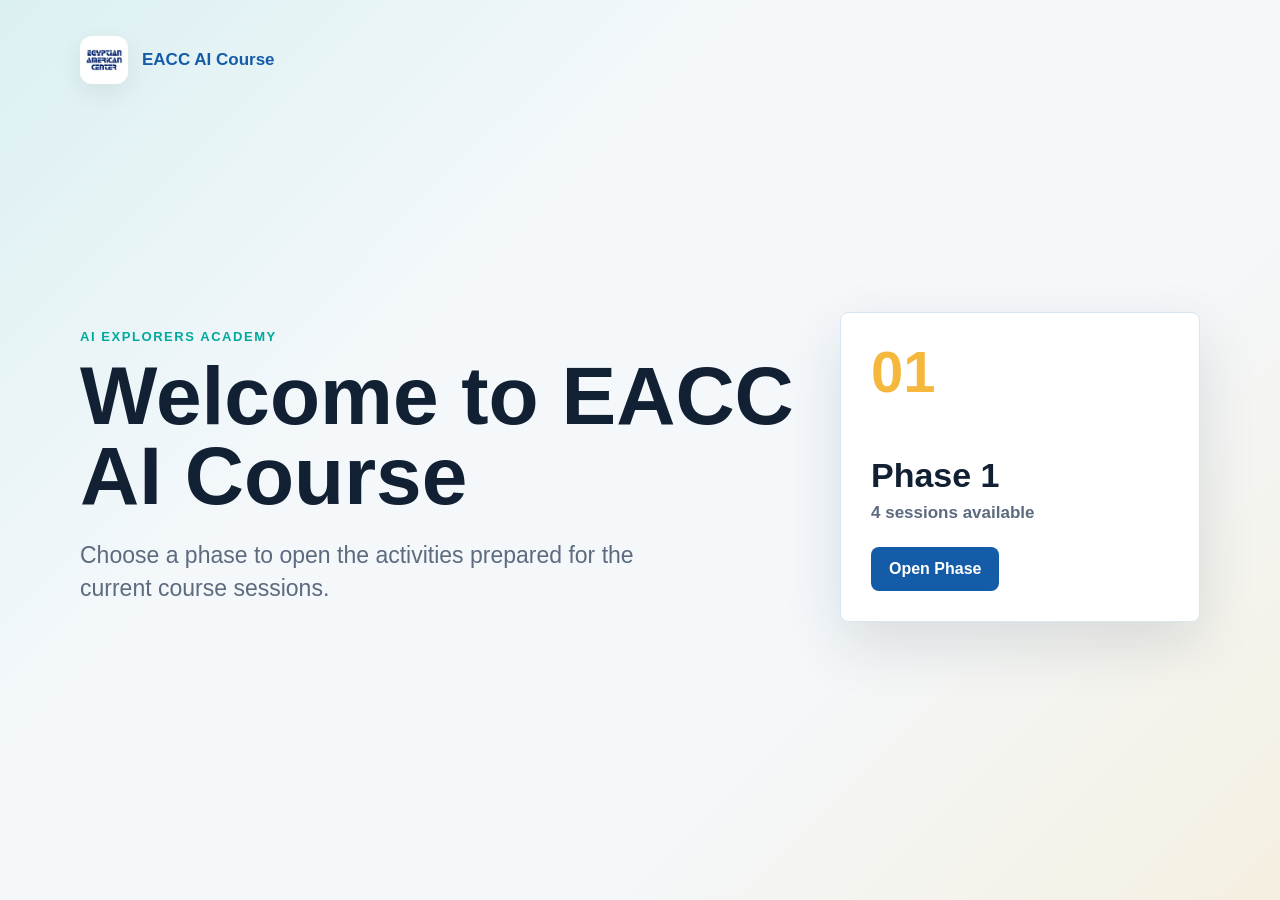
<file: index.html>
<!DOCTYPE html>
<html lang="en">
<head>
  <meta charset="UTF-8" />
  <meta name="viewport" content="width=device-width, initial-scale=1.0" />
  <title>EACC AI Course</title>
  <link rel="icon" type="image/png" href="phase-1/Session%201/eacc-blue-logo.png" />
  <link rel="stylesheet" href="style.css" />
</head>
<body>
  <main class="welcome-shell">
    <nav class="top-nav" aria-label="Course header">
      <img class="brand-mark" src="phase-1/Session%201/eacc-blue-logo.png" alt="EACC logo" />
      <span>EACC AI Course</span>
    </nav>

    <section class="hero">
      <div class="hero-copy">
        <p class="eyebrow">AI Explorers Academy</p>
        <h1>Welcome to EACC AI Course</h1>
        <p class="intro">Choose a phase to open the activities prepared for the current course sessions.</p>
      </div>

      <a class="phase-card" href="phase-1/index.html" aria-label="Open Phase 1 sessions">
        <span class="phase-number">01</span>
        <span class="phase-title">Phase 1</span>
        <span class="phase-meta">4 sessions available</span>
        <span class="phase-action">Open Phase</span>
      </a>
    </section>
  </main>
</body>
</html>
</file>
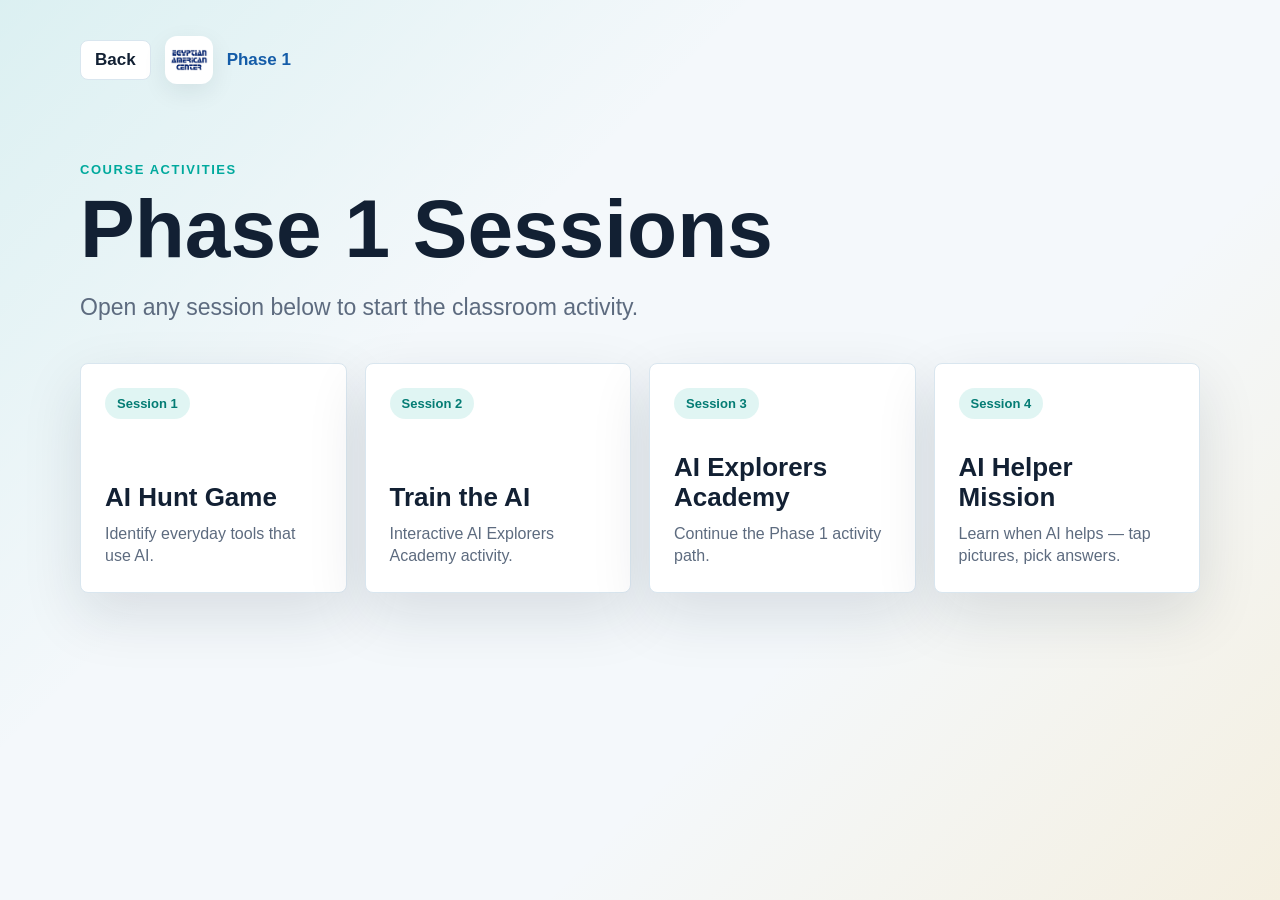
<file: phase-1/index.html>
<!DOCTYPE html>
<html lang="en">
<head>
  <meta charset="UTF-8" />
  <meta name="viewport" content="width=device-width, initial-scale=1.0" />
  <title>Phase 1 | EACC AI Course</title>
  <link rel="icon" type="image/png" href="Session%201/eacc-blue-logo.png" />
  <link rel="stylesheet" href="../style.css" />
</head>
<body>
  <main class="course-shell">
    <nav class="top-nav" aria-label="Phase header">
      <a class="back-link" href="../index.html">Back</a>
      <img class="brand-mark" src="Session%201/eacc-blue-logo.png" alt="EACC logo" />
      <span>Phase 1</span>
    </nav>

    <header class="phase-header">
      <p class="eyebrow">Course Activities</p>
      <h1>Phase 1 Sessions</h1>
      <p class="intro">Open any session below to start the classroom activity.</p>
    </header>

    <section class="session-grid" aria-label="Available Phase 1 sessions">
      <a class="session-card" href="Session%201/ai_hunt_game_sheet_phase_1_activity.html">
        <span class="session-kicker">Session 1</span>
        <strong>AI Hunt Game</strong>
        <span>Identify everyday tools that use AI.</span>
      </a>

      <a class="session-card" href="Session%202/index.html">
        <span class="session-kicker">Session 2</span>
        <strong>Train the AI</strong>
        <span>Interactive AI Explorers Academy activity.</span>
      </a>

      <a class="session-card" href="Session%203/index.html">
        <span class="session-kicker">Session 3</span>
        <strong>AI Explorers Academy</strong>
        <span>Continue the Phase 1 activity path.</span>
      </a>

      <a class="session-card" href="Session%204/index.html">
        <span class="session-kicker">Session 4</span>
        <strong>AI Helper Mission</strong>
        <span>Learn when AI helps — tap pictures, pick answers.</span>
      </a>
    </section>
  </main>
</body>
</html>
</file>
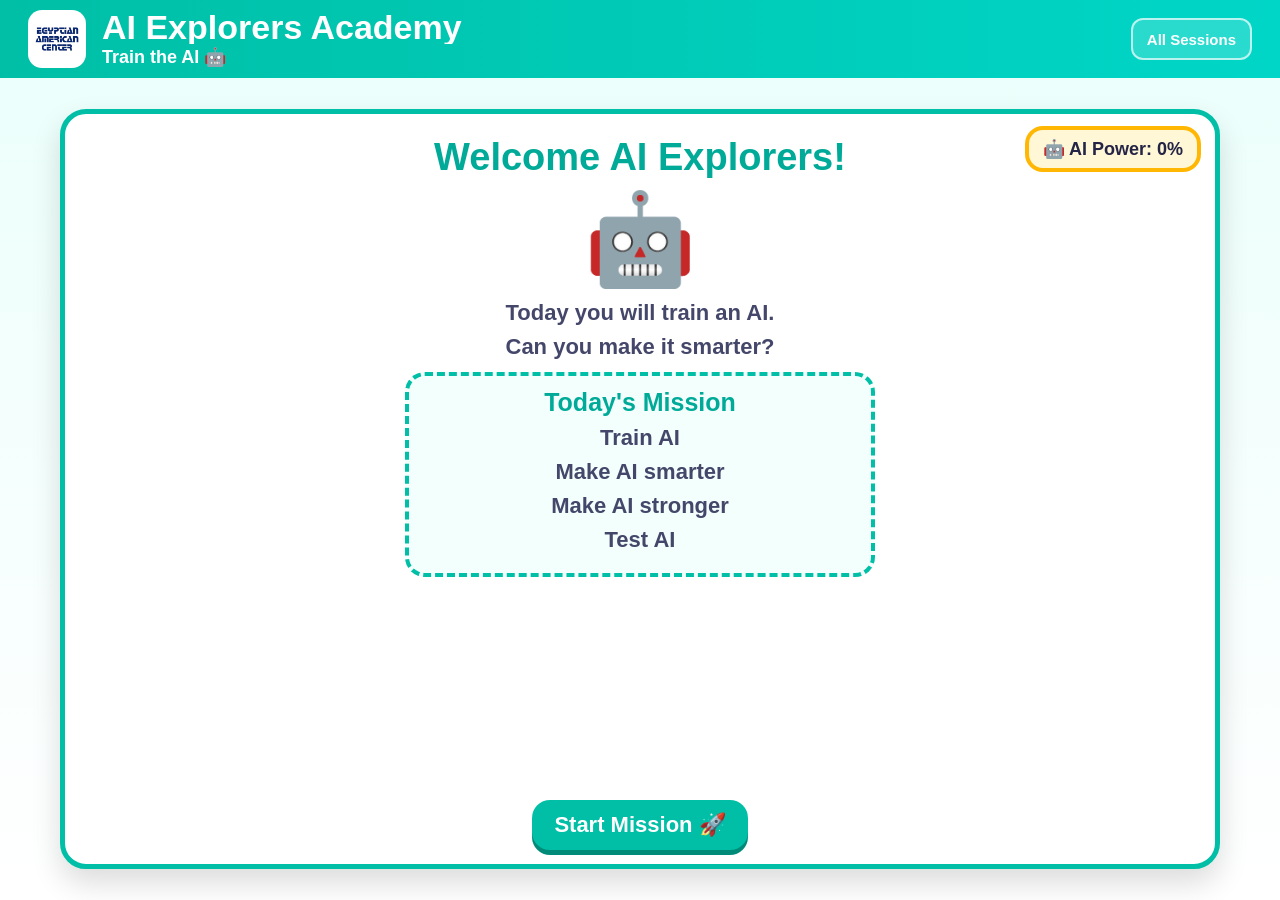
<file: phase-1/Session 2/index.html>
<!DOCTYPE html>
<html lang="en">
<head>
  <meta charset="UTF-8" />
  <meta name="viewport" content="width=device-width, initial-scale=1.0" />

  <title>AI Explorers Academy</title>
  <link rel="icon" type="image/png" href="eacc-blue-logo.png" />
  <link rel="stylesheet" href="style.css" />
</head>

<body>
  <main class="app">
    <header class="header">
      <img src="eacc-blue-logo.png" class="logo" alt="EACC Logo" />
      <div class="header-text">
        <h1>AI Explorers Academy</h1>
        <p>Train the AI 🤖</p>
      </div>
      <a class="session-home" href="../index.html">All Sessions</a>
    </header>

    <section id="game" class="game"></section>
  </main>

  <script src="script.js"></script>
</body>
</html>
</file>
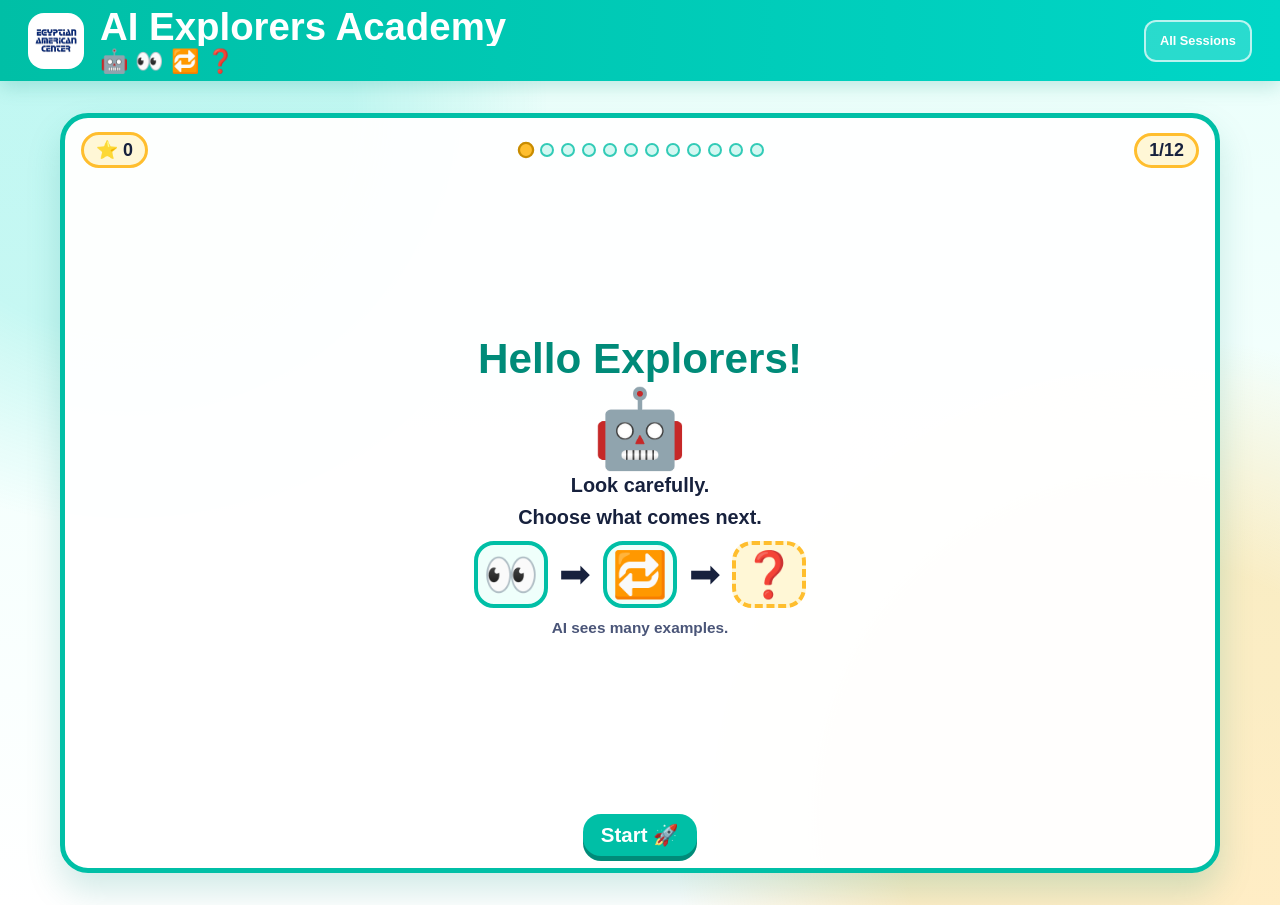
<file: phase-1/Session 3/index.html>
<!DOCTYPE html>
<html lang="en">
<head>
  <meta charset="UTF-8" />
  <meta name="viewport" content="width=device-width, initial-scale=1.0" />

  <title>AI Explorers Academy</title>
  <link rel="icon" type="image/png" href="eacc-blue-logo.png" />
  <link rel="stylesheet" href="style.css" />
</head>

<body>
  <main class="app">
    <header class="header">
      <img src="eacc-blue-logo.png" class="logo" alt="EACC Logo" />

      <div class="header-text">
        <h1>AI Explorers Academy</h1>
        <p>🤖 👀 🔁 ❓</p>
      </div>
      <a class="session-home" href="../index.html">All Sessions</a>
    </header>

    <section id="game" class="game"></section>
  </main>

  <script src="script.js"></script>
</body>
</html>
</file>
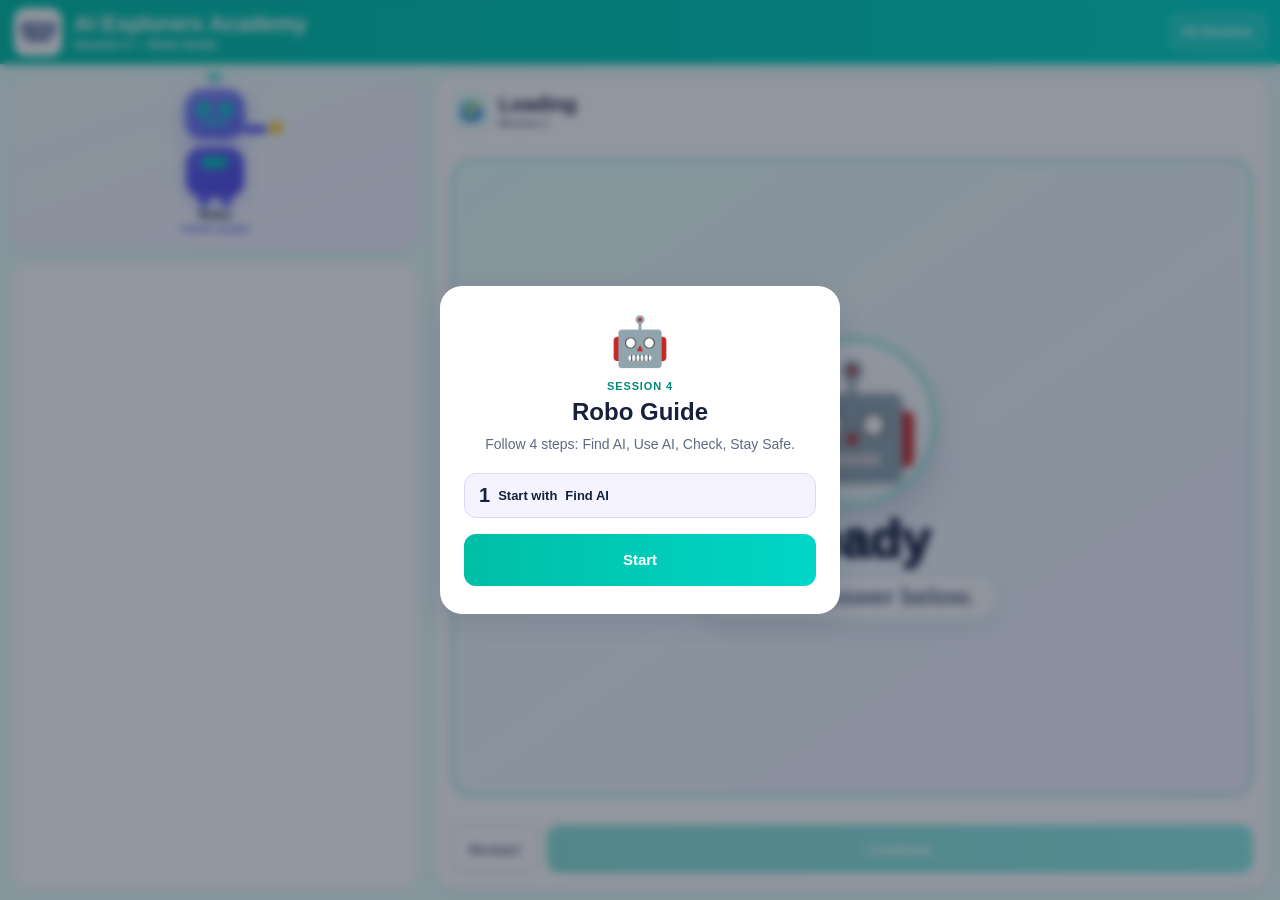
<file: phase-1/Session 4/index.html>
<!DOCTYPE html>
<html lang="en">
<head>
  <meta charset="UTF-8" />
  <meta name="viewport" content="width=device-width, initial-scale=1.0, viewport-fit=cover" />
  <title>AI Helper Mission | AI Explorers Academy</title>
  <link rel="icon" type="image/png" href="eacc-blue-logo.png" />
  <link rel="stylesheet" href="style.css" />
</head>
<body>
  <header class="header">
    <img src="eacc-blue-logo.png" class="logo" alt="EACC Logo" />
    <div class="header-text">
      <h1>AI Explorers Academy</h1>
      <p>Session 4 — Robo Guide</p>
    </div>
    <div class="level-pills" id="levelPills" aria-label="Missions"></div>
    <a class="session-home" href="../index.html">All Sessions</a>
  </header>

  <div class="app">
    <div class="game">
      <aside class="robo-panel">
        <div class="robo-card">
          <div class="robo-wrap">
            <div class="robo-head" id="roboHead">
              <div class="robo-antenna"></div>
              <div class="robo-eyes">
                <div class="robo-eye" id="eyeL"></div>
                <div class="robo-eye" id="eyeR"></div>
              </div>
              <div class="robo-mouth" id="roboMouth"></div>
            </div>
            <div class="robo-body"><div class="robo-chest"></div></div>
            <div class="robo-arm"></div>
            <div class="robo-legs">
              <div class="robo-leg"></div>
              <div class="robo-leg"></div>
            </div>
          </div>
          <div class="robo-label">Robo</div>
          <div class="robo-subtitle" id="roboMood">Your guide</div>
        </div>
        <div class="chat-area" id="chatArea" aria-label="Robo messages"></div>
      </aside>

      <section class="main-panel">
        <div class="level-header">
          <div class="level-badge">
            <div class="icon" id="levelIcon">🌍</div>
            <div>
              <h2 id="levelTitle">Loading</h2>
              <p id="levelSub">Mission 1</p>
            </div>
          </div>
          <div class="step-dots" id="stepDots" aria-hidden="true"></div>
        </div>

        <div class="mission-roadmap" id="missionRoadmap" aria-label="Mission path"></div>

        <div class="scene-card" id="sceneCard">
          <div class="scene-visual">
            <div class="scene-emoji-big" id="sceneEmoji">🤖</div>
          </div>
          <div class="scene-title" id="sceneTitle">Ready</div>
          <div class="scene-label" id="sceneLabel">Tap an answer below.</div>
        </div>

        <div class="choices two" id="choices"></div>

        <div class="controls">
          <button class="btn-secondary" id="restartBtn" type="button">Restart</button>
          <button class="btn-primary" id="nextBtn" type="button" disabled>Continue</button>
        </div>
      </section>
    </div>
  </div>

  <div class="modal-overlay" id="modal" hidden>
    <div class="modal-box">
      <div class="modal-icon" id="modalIcon">🤖</div>
      <div class="modal-kicker" id="modalKicker">Session 4</div>
      <h2 id="modalTitle">Meet Robo</h2>
      <p id="modalText">Learn AI with short missions.</p>
      <div class="modal-next" id="modalNext" hidden></div>
      <button class="btn-primary modal-btn" id="modalBtn" type="button">Start</button>
    </div>
  </div>

  <script src="script.js"></script>
</body>
</html>
</file>
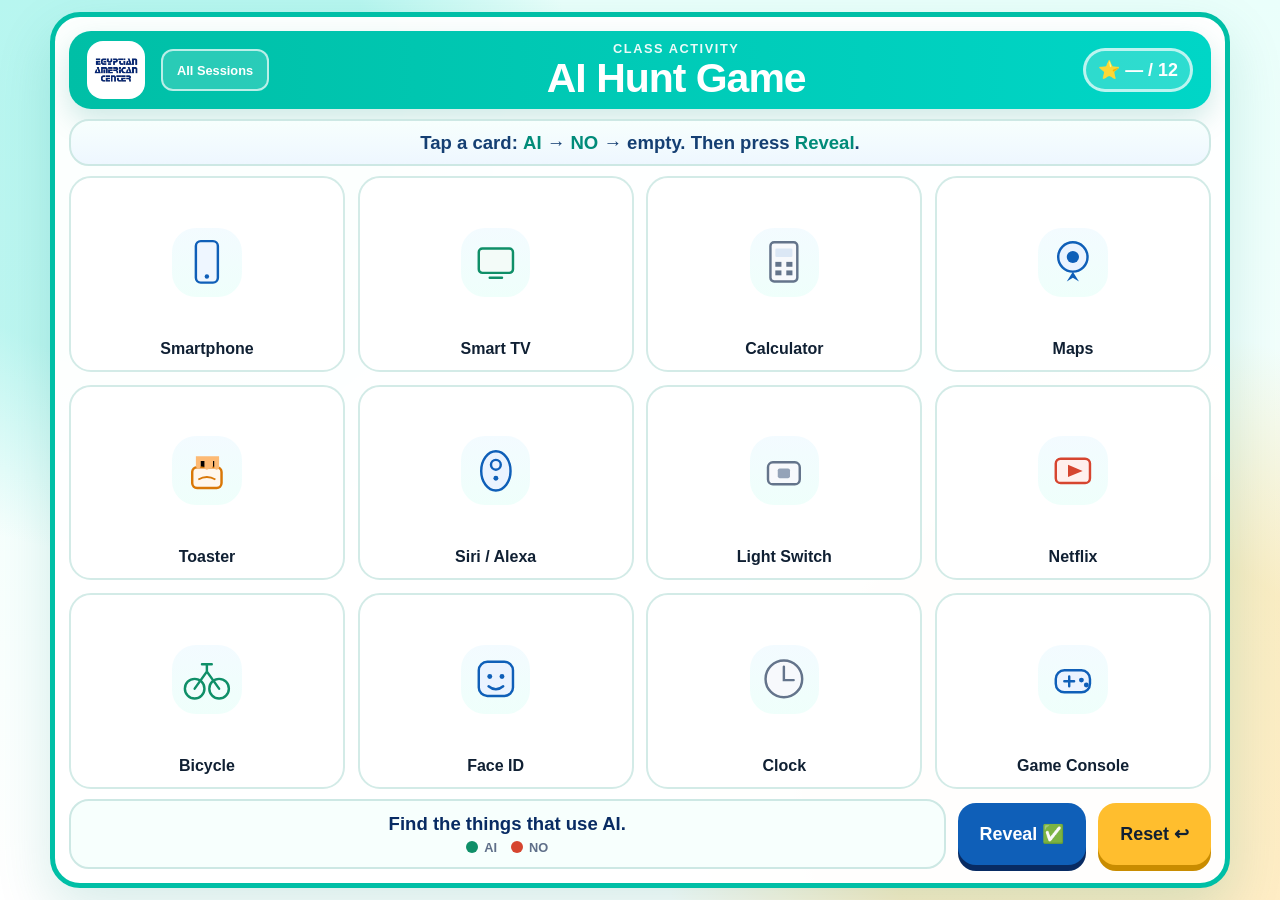
<file: phase-1/Session 1/ai_hunt_game_sheet_phase_1_activity.html>
<!DOCTYPE html>
<html lang="en">
<head>
<meta charset="UTF-8" />
<meta name="viewport" content="width=device-width, initial-scale=1.0" />
<title>AI Hunt Game</title>

<style>
  :root {
    --main: #00bfa6;
    --main-2: #00d6c7;
    --main-dark: #008b79;
    --blue: #0f5fb8;
    --blue-dark: #082b63;
    --blue-soft: #eef7ff;
    --yellow: #ffbe2e;
    --yellow-dark: #c98c00;
    --green: #0f8f68;
    --green-soft: #e8f8f1;
    --red: #d6452f;
    --red-soft: #fff0ed;
    --paper: #ffffff;
    --text: #102033;
    --muted: #5f6f89;
    --border: #cde8e4;
    --shadow: 0 22px 55px rgba(0, 139, 121, 0.16);
  }

  * {
    box-sizing: border-box;
  }

  html,
  body {
    width: 100%;
    min-height: 100%;
    margin: 0;
    overflow-x: hidden;
    font-family: Arial, Helvetica, sans-serif;
    background: #eafffb;
    color: var(--text);
  }

  body {
    background:
      radial-gradient(circle at 10% 12%, rgba(0, 214, 199, 0.22) 0 18%, transparent 32%),
      radial-gradient(circle at 88% 88%, rgba(255, 190, 46, 0.28) 0 18%, transparent 34%),
      linear-gradient(180deg, #eafffb 0%, #ffffff 100%);
  }

  .app-shell {
    width: min(1180px, calc(100vw - 24px));
    min-height: calc(100svh - 24px);
    margin: 12px auto;
    background: rgba(255, 255, 255, 0.96);
    border: 5px solid var(--main);
    border-radius: 30px;
    box-shadow: var(--shadow);
    overflow: auto;
    display: grid;
    grid-template-rows: auto auto 1fr auto;
    gap: 10px;
    padding: 14px;
  }

  .top-bar {
    min-height: 72px;
    background: linear-gradient(90deg, var(--main), var(--main-2));
    border-radius: 22px;
    color: white;
    display: grid;
    grid-template-columns: auto auto 1fr auto;
    align-items: center;
    gap: 16px;
    padding: 10px 18px;
    box-shadow: 0 12px 28px rgba(0, 139, 121, 0.18);
  }

  .logo {
    width: 58px;
    height: 58px;
    object-fit: contain;
    background: white;
    border-radius: 16px;
    padding: 6px;
  }

  .sessions-back {
    min-height: 42px;
    display: inline-flex;
    align-items: center;
    justify-content: center;
    border: 2px solid rgba(255, 255, 255, 0.68);
    border-radius: 12px;
    background: rgba(255, 255, 255, 0.16);
    color: #fff;
    padding: 0 14px;
    text-decoration: none;
    font-size: clamp(12px, 1vw, 15px);
    font-weight: 900;
    white-space: nowrap;
    transition: background 0.16s ease, transform 0.16s ease;
  }

  .sessions-back:hover {
    background: rgba(255, 255, 255, 0.28);
    transform: translateY(-1px);
  }

  .title-block {
    min-width: 0;
    text-align: center;
  }

  .eyebrow {
    margin: 0 0 2px;
    font-size: clamp(11px, 1vw, 13px);
    font-weight: 900;
    letter-spacing: 0.12em;
    text-transform: uppercase;
    opacity: 0.92;
  }

  .sheet-title {
    margin: 0;
    font-size: clamp(26px, 3.2vw, 46px);
    line-height: 1;
    font-weight: 900;
    letter-spacing: -1px;
  }

  .top-score {
    min-width: 92px;
    border: 3px solid rgba(255, 255, 255, 0.68);
    border-radius: 999px;
    background: rgba(255, 255, 255, 0.18);
    padding: 8px 12px;
    text-align: center;
    font-weight: 900;
    font-size: clamp(15px, 1.4vw, 20px);
    white-space: nowrap;
  }

  .instruction-box {
    background: linear-gradient(180deg, #f7fffd 0%, #eef7ff 100%);
    border: 2px solid var(--border);
    border-radius: 20px;
    color: #153f73;
    padding: 10px 14px;
    text-align: center;
    font-size: clamp(15px, 1.45vw, 20px);
    line-height: 1.25;
    font-weight: 800;
  }

  .instruction-box strong {
    color: var(--main-dark);
  }

  .grid {
    min-height: 0;
    display: grid;
    grid-template-columns: repeat(4, 1fr);
    gap: clamp(8px, 1vw, 16px);
  }

  .obj-card {
    min-width: 0;
    min-height: 0;
    background: #ffffff;
    border: 2.5px solid #d3ebe7;
    border-radius: 22px;
    display: grid;
    grid-template-rows: 1fr auto;
    align-items: center;
    justify-items: center;
    gap: 6px;
    cursor: pointer;
    position: relative;
    user-select: none;
    padding: clamp(8px, 1vw, 14px);
    transition: transform 0.16s ease, box-shadow 0.16s ease, border-color 0.16s ease, background 0.16s ease;
    overflow: hidden;
  }

  .obj-card:hover {
    transform: translateY(-2px);
    border-color: var(--main);
    box-shadow: 0 14px 28px rgba(0, 139, 121, 0.12);
  }

  .icon-wrap {
    width: clamp(46px, 5.4vw, 76px);
    height: clamp(46px, 5.4vw, 76px);
    border-radius: 24px;
    display: grid;
    place-items: center;
    background: linear-gradient(180deg, #f3fbff, #effffb);
  }

  .icon-wrap svg {
    width: clamp(34px, 4.2vw, 54px);
    height: clamp(34px, 4.2vw, 54px);
  }

  .obj-label {
    color: var(--text);
    font-size: clamp(12px, 1.25vw, 17px);
    font-weight: 900;
    text-align: center;
    line-height: 1.1;
  }

  .badge {
    position: absolute;
    top: 9px;
    right: 9px;
    min-width: 36px;
    height: 30px;
    border-radius: 999px;
    color: #fff;
    display: none;
    align-items: center;
    justify-content: center;
    font-weight: 900;
    font-size: 12px;
    border: 3px solid #fff;
    box-shadow: 0 8px 18px rgba(15, 23, 42, 0.14);
  }

  .badge-ai {
    background: var(--green);
  }

  .badge-no {
    background: var(--red);
  }

  .obj-card.selected-ai {
    background: var(--green-soft);
    border-color: var(--green);
  }

  .obj-card.selected-no {
    background: var(--red-soft);
    border-color: var(--red);
  }

  .obj-card.selected-ai .badge-ai,
  .obj-card.selected-no .badge-no {
    display: flex;
  }

  .bottom-row {
    min-height: 70px;
    display: grid;
    grid-template-columns: 1fr auto auto;
    gap: 12px;
    align-items: center;
  }

  .status-panel {
    height: 100%;
    border-radius: 20px;
    padding: 10px 14px;
    border: 2px solid var(--border);
    background: #f7fffd;
    display: flex;
    align-items: center;
    justify-content: center;
    text-align: center;
  }

  .result-msg {
    color: var(--blue-dark);
    font-size: clamp(15px, 1.45vw, 20px);
    font-weight: 900;
    line-height: 1.2;
  }

  .btn {
    border: 0;
    border-radius: 18px;
    padding: 0 22px;
    min-height: 62px;
    font-size: clamp(15px, 1.4vw, 20px);
    font-weight: 900;
    cursor: pointer;
    transition: transform 0.16s ease, box-shadow 0.16s ease, background 0.16s ease;
    white-space: nowrap;
  }

  .btn:active {
    transform: translateY(4px);
  }

  .reveal-btn {
    background: var(--blue);
    color: #fff;
    box-shadow: 0 6px 0 var(--blue-dark);
  }

  .reveal-btn:hover {
    background: #0b4f9b;
  }

  .reset-btn {
    background: var(--yellow);
    color: var(--text);
    box-shadow: 0 6px 0 var(--yellow-dark);
  }

  .reset-btn:hover {
    background: #ffcd5c;
  }

  .legend {
    display: flex;
    justify-content: center;
    align-items: center;
    gap: 14px;
    flex-wrap: wrap;
    margin-top: 4px;
  }

  .legend-item {
    display: inline-flex;
    align-items: center;
    gap: 6px;
    color: var(--muted);
    font-size: clamp(12px, 1vw, 15px);
    font-weight: 900;
  }

  .legend-dot {
    width: 12px;
    height: 12px;
    border-radius: 50%;
  }

  @media (max-width: 900px) {
    .app-shell {
      width: calc(100vw - 16px);
      min-height: calc(100svh - 16px);
      margin: 8px auto;
      border-width: 4px;
      border-radius: 24px;
      padding: 10px;
      gap: 8px;
    }

    .top-bar {
      min-height: 62px;
      border-radius: 18px;
      padding: 8px 12px;
    }

    .logo {
      width: 48px;
      height: 48px;
    }

    .grid {
      grid-template-columns: repeat(3, 1fr);
      gap: 8px;
    }

    .bottom-row {
      grid-template-columns: 1fr auto auto;
      min-height: 58px;
    }

    .btn {
      min-height: 52px;
      padding: 0 14px;
    }
  }

  @media (max-width: 560px) {
    .app-shell {
      width: calc(100vw - 10px);
      min-height: calc(100svh - 10px);
      margin: 5px auto;
      border-width: 3px;
      border-radius: 18px;
      padding: 7px;
      gap: 6px;
    }

    .top-bar {
      min-height: 50px;
      border-radius: 14px;
      grid-template-columns: auto 1fr auto;
      gap: 8px;
      padding: 6px 8px;
    }

    .logo {
      width: 38px;
      height: 38px;
      border-radius: 11px;
      padding: 4px;
    }

    .eyebrow {
      display: none;
    }

    .sheet-title {
      font-size: 22px;
      letter-spacing: -0.4px;
    }

    .top-score {
      display: none;
    }

    .sessions-back {
      min-height: 34px;
      padding: 0 9px;
      font-size: 11px;
      border-radius: 10px;
    }

    .instruction-box {
      padding: 6px 8px;
      border-radius: 14px;
      font-size: 12px;
    }

    .grid {
      grid-template-columns: repeat(3, 1fr);
      gap: 5px;
    }

    .obj-card {
      border-width: 2px;
      border-radius: 14px;
      padding: 5px;
      gap: 3px;
    }

    .icon-wrap {
      width: 36px;
      height: 36px;
      border-radius: 13px;
    }

    .icon-wrap svg {
      width: 28px;
      height: 28px;
    }

    .obj-label {
      font-size: 10px;
    }

    .badge {
      top: 4px;
      right: 4px;
      min-width: 26px;
      height: 22px;
      border-width: 2px;
      font-size: 9px;
    }

    .bottom-row {
      min-height: auto;
      grid-template-columns: 1fr 1fr;
      gap: 5px;
    }

    .status-panel {
      grid-column: 1 / -1;
      border-radius: 14px;
      padding: 5px;
      border-width: 2px;
    }

    .result-msg {
      font-size: 11px;
    }

    .legend {
      display: none;
    }

    .btn {
      min-height: 42px;
      width: 100%;
      border-radius: 12px;
      padding: 0 8px;
      font-size: 11px;
      box-shadow: 0 4px 0 var(--blue-dark);
    }

    .reset-btn {
      box-shadow: 0 4px 0 var(--yellow-dark);
    }
  }

  @media (max-height: 680px) {
    .app-shell {
      min-height: calc(100svh - 10px);
      margin: 5px auto;
      padding: 7px;
      gap: 5px;
    }

    .top-bar {
      min-height: 50px;
      padding: 6px 10px;
    }

    .logo {
      width: 40px;
      height: 40px;
    }

    .instruction-box {
      padding: 6px 10px;
      font-size: clamp(12px, 1.2vw, 16px);
    }

    .grid {
      gap: 6px;
    }

    .obj-card {
      padding: 5px;
      border-radius: 15px;
      gap: 3px;
    }

    .icon-wrap {
      width: clamp(34px, 4.8vw, 56px);
      height: clamp(34px, 4.8vw, 56px);
      border-radius: 16px;
    }

    .icon-wrap svg {
      width: clamp(26px, 3.8vw, 42px);
      height: clamp(26px, 3.8vw, 42px);
    }

    .obj-label {
      font-size: clamp(10px, 1.05vw, 14px);
    }

    .bottom-row {
      min-height: 48px;
    }

    .btn {
      min-height: 42px;
      padding: 0 12px;
    }
  }

  @media (max-width: 380px) {
    .top-bar {
      grid-template-columns: auto 1fr;
    }

    .sessions-back {
      order: 3;
      grid-column: 1 / -1;
      width: 100%;
    }

    .title-block {
      text-align: left;
    }

    .sheet-title {
      font-size: 19px;
    }

    .grid {
      grid-template-columns: repeat(2, 1fr);
    }
  }
</style>
</head>

<body>
  <main class="app-shell">
    <header class="top-bar">
      <img class="logo" src="eacc-blue-logo.png" alt="EACC Logo" />
      <a class="sessions-back" href="../index.html">All Sessions</a>

      <div class="title-block">
        <p class="eyebrow">Class Activity</p>
        <h1 class="sheet-title">AI Hunt Game</h1>
      </div>

      <div class="top-score" id="top-score">⭐ — / 12</div>
    </header>

    <section class="instruction-box">
      Tap a card: <strong>AI</strong> → <strong>NO</strong> → empty. Then press <strong>Reveal</strong>.
    </section>

    <section class="grid" id="grid"></section>

    <section class="bottom-row">
      <div class="status-panel">
        <div>
          <div class="result-msg" id="result-msg">Find the things that use AI.</div>
          <div class="legend">
            <span class="legend-item"><span class="legend-dot" style="background:#0f8f68"></span>AI</span>
            <span class="legend-item"><span class="legend-dot" style="background:#d6452f"></span>NO</span>
          </div>
        </div>
      </div>

      <button class="btn reveal-btn" onclick="revealAnswers()">Reveal ✅</button>
      <button class="btn reset-btn" onclick="resetGame()">Reset ↩</button>
    </section>
  </main>

<script>
const items = [
  { label: "Smartphone", ai: true,  icon: "phone" },
  { label: "Smart TV",   ai: true,  icon: "tv" },
  { label: "Calculator", ai: false, icon: "calc" },
  { label: "Maps", ai: true,  icon: "gps" },
  { label: "Toaster", ai: false, icon: "toast" },
  { label: "Siri / Alexa", ai: true, icon: "speaker" },
  { label: "Light Switch", ai: false, icon: "switch" },
  { label: "Netflix", ai: true,  icon: "stream" },
  { label: "Bicycle", ai: false, icon: "bike" },
  { label: "Face ID", ai: true,  icon: "faceid" },
  { label: "Clock", ai: false, icon: "clock" },
  { label: "Game Console", ai: true, icon: "game" }
];

const icons = {
  phone: `<svg viewBox="0 0 44 44"><rect x="13" y="5" width="18" height="34" rx="4" fill="#eef6ff" stroke="#0f5fb8" stroke-width="2"/><circle cx="22" cy="34" r="1.8" fill="#0f5fb8"/></svg>`,
  tv: `<svg viewBox="0 0 44 44"><rect x="8" y="11" width="28" height="20" rx="3" fill="#f3fbf8" stroke="#0f8f68" stroke-width="2"/><path d="M17 35h10" stroke="#0f8f68" stroke-width="2" stroke-linecap="round"/></svg>`,
  calc: `<svg viewBox="0 0 44 44"><rect x="11" y="6" width="22" height="32" rx="3" fill="#f7f9fc" stroke="#64748b" stroke-width="2"/><rect x="15" y="11" width="14" height="7" rx="1" fill="#dbe7f5"/><rect x="15" y="22" width="5" height="4" fill="#64748b"/><rect x="24" y="22" width="5" height="4" fill="#64748b"/><rect x="15" y="29" width="5" height="4" fill="#64748b"/><rect x="24" y="29" width="5" height="4" fill="#64748b"/></svg>`,
  gps: `<svg viewBox="0 0 44 44"><circle cx="22" cy="18" r="12" fill="#eaf3ff" stroke="#0f5fb8" stroke-width="2"/><circle cx="22" cy="18" r="5" fill="#0f5fb8"/><path d="M22 30l-5 8 5-3 5 3-5-8z" fill="#0f5fb8"/></svg>`,
  toast: `<svg viewBox="0 0 44 44"><rect x="10" y="19" width="24" height="17" rx="4" fill="#fff7ed" stroke="#d97706" stroke-width="2"/><path d="M15 18v-6h7v7M25 18v-6h5v7" stroke="#fdba74" stroke-width="4" stroke-linecap="round"/><path d="M15 29q7-4 14 0" stroke="#d97706" stroke-width="1.5" fill="none"/></svg>`,
  speaker: `<svg viewBox="0 0 44 44"><ellipse cx="22" cy="22" rx="12" ry="16" fill="#eaf3ff" stroke="#0f5fb8" stroke-width="2"/><circle cx="22" cy="17" r="4" fill="none" stroke="#0f5fb8" stroke-width="2"/><circle cx="22" cy="28" r="2" fill="#0f5fb8"/></svg>`,
  switch: `<svg viewBox="0 0 44 44"><rect x="9" y="15" width="26" height="18" rx="4" fill="#f7f9fc" stroke="#64748b" stroke-width="2"/><rect x="17" y="20" width="10" height="8" rx="1.5" fill="#94a3b8"/></svg>`,
  stream: `<svg viewBox="0 0 44 44"><rect x="8" y="12" width="28" height="20" rx="4" fill="#fff0ed" stroke="#d6452f" stroke-width="2"/><polygon points="18,17 30,22 18,27" fill="#d6452f"/></svg>`,
  bike: `<svg viewBox="0 0 44 44"><circle cx="12" cy="30" r="8" fill="none" stroke="#0f8f68" stroke-width="2"/><circle cx="32" cy="30" r="8" fill="none" stroke="#0f8f68" stroke-width="2"/><path d="M12 30l10-14 10 14M22 16v-6M18 10h8" fill="none" stroke="#0f8f68" stroke-width="2" stroke-linecap="round"/></svg>`,
  faceid: `<svg viewBox="0 0 44 44"><rect x="8" y="8" width="28" height="28" rx="7" fill="#eaf3ff" stroke="#0f5fb8" stroke-width="2"/><circle cx="17" cy="20" r="2" fill="#0f5fb8"/><circle cx="27" cy="20" r="2" fill="#0f5fb8"/><path d="M16 28q6 5 12 0" stroke="#0f5fb8" stroke-width="2" fill="none" stroke-linecap="round"/></svg>`,
  clock: `<svg viewBox="0 0 44 44"><circle cx="22" cy="22" r="15" fill="#f7f9fc" stroke="#64748b" stroke-width="2"/><path d="M22 12v11h8" stroke="#64748b" stroke-width="2" fill="none" stroke-linecap="round"/></svg>`,
  game: `<svg viewBox="0 0 44 44"><rect x="8" y="15" width="28" height="18" rx="7" fill="#eaf3ff" stroke="#0f5fb8" stroke-width="2"/><path d="M15 24h8M19 20v8" stroke="#0f5fb8" stroke-width="2" stroke-linecap="round"/><circle cx="29" cy="23" r="2" fill="#0f5fb8"/><circle cx="33" cy="27" r="2" fill="#0f5fb8"/></svg>`
};

const selected = {};
let revealed = false;

function buildCard(item, index) {
  const card = document.createElement("button");
  card.type = "button";
  card.className = "obj-card";

  if (selected[index] === true) card.classList.add("selected-ai");
  if (selected[index] === false) card.classList.add("selected-no");

  card.innerHTML = `
    <span class="badge badge-ai">AI</span>
    <span class="badge badge-no">NO</span>
    <span class="icon-wrap">${icons[item.icon]}</span>
    <span class="obj-label">${item.label}</span>
  `;

  card.onclick = () => {
    if (revealed) return;

    if (selected[index] === undefined) selected[index] = true;
    else if (selected[index] === true) selected[index] = false;
    else delete selected[index];

    renderGame();
  };

  return card;
}

function renderGame() {
  const grid = document.getElementById("grid");
  grid.innerHTML = "";
  items.forEach((item, index) => grid.appendChild(buildCard(item, index)));
}

function revealAnswers() {
  revealed = true;
  let correct = 0;

  items.forEach((item, index) => {
    const answer = selected[index];

    if (answer === item.ai) correct++;
    if (answer === undefined && item.ai === false) correct++;

    selected[index] = item.ai;
  });

  renderGame();

  document.getElementById("top-score").textContent = `⭐ ${correct} / 12`;

  let msg = "Good try!";
  if (correct >= 11) msg = "AI Expert!";
  else if (correct >= 9) msg = "Great job!";
  else if (correct >= 6) msg = "Nice work!";

  document.getElementById("result-msg").textContent = `${correct}/12 — ${msg}`;
}

function resetGame() {
  Object.keys(selected).forEach(key => delete selected[key]);
  revealed = false;
  document.getElementById("top-score").textContent = "⭐ — / 12";
  document.getElementById("result-msg").textContent = "Find the things that use AI.";
  renderGame();
}

renderGame();
</script>
</body>
</html>
</file>
<file: style.css>
:root {
  --ink: #122033;
  --muted: #5d6b7f;
  --line: #d9e6ef;
  --panel: #ffffff;
  --soft: #f4f8fb;
  --teal: #00a99d;
  --blue: #145ca8;
  --gold: #f5b83d;
  --shadow: 0 22px 60px rgba(18, 32, 51, 0.12);
}

* {
  box-sizing: border-box;
}

body {
  min-height: 100vh;
  margin: 0;
  font-family: Arial, Helvetica, sans-serif;
  color: var(--ink);
  background:
    linear-gradient(135deg, rgba(0, 169, 157, 0.1), transparent 35%),
    linear-gradient(315deg, rgba(245, 184, 61, 0.14), transparent 34%),
    var(--soft);
}

img,
svg {
  max-width: 100%;
}

a {
  color: inherit;
  text-decoration: none;
}

.welcome-shell,
.course-shell {
  width: min(1120px, calc(100% - 32px));
  min-height: 100vh;
  margin: 0 auto;
  padding: 28px 0 44px;
}

.top-nav {
  min-height: 64px;
  display: flex;
  align-items: center;
  flex-wrap: wrap;
  gap: 14px;
  color: var(--blue);
  font-size: 17px;
  font-weight: 800;
}

.brand-mark {
  width: 48px;
  height: 48px;
  object-fit: contain;
  border-radius: 12px;
  background: #fff;
  padding: 5px;
  box-shadow: 0 8px 24px rgba(18, 32, 51, 0.08);
}

.back-link {
  min-height: 40px;
  display: inline-flex;
  align-items: center;
  border: 1px solid var(--line);
  border-radius: 8px;
  background: #fff;
  padding: 0 14px;
  color: var(--ink);
  font-weight: 800;
}

.hero {
  min-height: calc(100svh - 150px);
  display: grid;
  grid-template-columns: minmax(0, 1fr) 360px;
  align-items: center;
  gap: 44px;
}

.hero-copy,
.phase-header {
  max-width: 720px;
}

.eyebrow {
  margin: 0 0 12px;
  color: var(--teal);
  font-size: 13px;
  font-weight: 900;
  letter-spacing: 0.12em;
  text-transform: uppercase;
}

h1 {
  margin: 0;
  font-size: clamp(42px, 7vw, 82px);
  line-height: 0.98;
  letter-spacing: 0;
}

.intro {
  max-width: 600px;
  margin: 22px 0 0;
  color: var(--muted);
  font-size: clamp(18px, 2vw, 23px);
  line-height: 1.45;
}

.phase-card,
.session-card {
  background: var(--panel);
  border: 1px solid var(--line);
  border-radius: 8px;
  box-shadow: var(--shadow);
  transition: transform 0.18s ease, box-shadow 0.18s ease, border-color 0.18s ease;
}

.phase-card:hover,
.session-card:hover {
  transform: translateY(-4px);
  border-color: rgba(0, 169, 157, 0.55);
  box-shadow: 0 28px 70px rgba(18, 32, 51, 0.16);
}

.phase-card {
  min-height: 310px;
  display: flex;
  flex-direction: column;
  justify-content: space-between;
  padding: clamp(22px, 4vw, 30px);
}

.phase-number {
  color: var(--gold);
  font-size: 58px;
  font-weight: 900;
  line-height: 1;
}

.phase-title {
  display: block;
  margin-top: auto;
  font-size: clamp(28px, 5vw, 34px);
  font-weight: 900;
}

.phase-meta {
  display: block;
  margin-top: 8px;
  color: var(--muted);
  font-size: 17px;
  font-weight: 700;
}

.phase-action {
  width: fit-content;
  margin-top: 24px;
  border-radius: 8px;
  background: var(--blue);
  color: #fff;
  padding: 13px 18px;
  font-weight: 900;
}

.phase-header {
  padding: 70px 0 38px;
}

.session-grid {
  display: grid;
  grid-template-columns: repeat(auto-fit, minmax(min(100%, 250px), 1fr));
  gap: 18px;
}

.session-card {
  min-height: 230px;
  display: flex;
  flex-direction: column;
  justify-content: flex-end;
  padding: clamp(18px, 4vw, 24px);
}

.session-kicker {
  width: fit-content;
  margin-bottom: auto;
  border-radius: 999px;
  background: rgba(0, 169, 157, 0.12);
  color: #047c74;
  padding: 8px 12px;
  font-size: 13px;
  font-weight: 900;
}

.session-card strong {
  display: block;
  margin-top: 34px;
  font-size: 26px;
  line-height: 1.15;
}

.session-card span:last-child {
  display: block;
  margin-top: 10px;
  color: var(--muted);
  font-size: 16px;
  line-height: 1.4;
}

@media (max-width: 820px) {
  .hero {
    min-height: auto;
    grid-template-columns: 1fr;
    padding: 48px 0 24px;
  }

  .phase-card {
    min-height: 240px;
  }

  .phase-header {
    padding-top: 48px;
  }
}

@media (max-width: 520px) {
  .welcome-shell,
  .course-shell {
    width: min(100% - 24px, 1120px);
    padding-top: 16px;
  }

  .top-nav {
    min-height: 52px;
    font-size: 15px;
  }

  .brand-mark {
    width: 40px;
    height: 40px;
  }

  h1 {
    font-size: clamp(36px, 12vw, 46px);
    line-height: 1.02;
  }

  .intro {
    font-size: 16px;
  }

  .phase-card {
    min-height: 220px;
  }

  .phase-number {
    font-size: 46px;
  }

  .phase-action {
    width: 100%;
    text-align: center;
  }

  .session-card {
    min-height: 190px;
  }

  .session-card strong {
    font-size: 23px;
  }
}
</file>
<file: phase-1/Session 2/style.css>
* {
  box-sizing: border-box;
}

body {
  margin: 0;
  min-height: 100svh;
  overflow-x: hidden;
  font-family: Arial, sans-serif;
  background: #eafffb;
}

.app {
  min-height: 100svh;
  background: linear-gradient(180deg, #eafffb, #ffffff);
}

.header {
  min-height: 78px;
  background: linear-gradient(90deg, #00bfa6, #00d6c7);
  color: white;
  display: flex;
  align-items: center;
  gap: 16px;
  padding: 10px 28px;
  overflow: hidden;
}

.logo {
  width: 58px;
  height: 58px;
  object-fit: contain;
  background: white;
  border-radius: 14px;
  padding: 6px;
}

.header-text {
  min-width: 0;
}

.session-home {
  min-height: 42px;
  display: inline-flex;
  align-items: center;
  justify-content: center;
  margin-left: auto;
  border: 2px solid rgba(255, 255, 255, 0.68);
  border-radius: 12px;
  background: rgba(255, 255, 255, 0.16);
  color: #fff;
  padding: 0 14px;
  text-decoration: none;
  font-size: 15px;
  font-weight: 900;
  white-space: nowrap;
  transition: background 0.16s ease, transform 0.16s ease;
}

.session-home:hover {
  background: rgba(255, 255, 255, 0.28);
  transform: translateY(-1px);
}

h1 {
  margin: 0;
  font-size: 34px;
  line-height: 1;
  overflow: hidden;
  text-overflow: ellipsis;
}

.header p {
  margin: 2px 0 0;
  font-size: 18px;
  font-weight: bold;
}

.game {
  min-height: calc(100svh - 78px);
  padding: 14px;
  display: flex;
  align-items: center;
  justify-content: center;
}

.card {
  position: relative;
  width: min(1160px, 98vw);
  min-height: min(760px, calc(100svh - 105px));
  max-height: calc(100svh - 105px);
  background: white;
  border: 5px solid #00bfa6;
  border-radius: 26px;
  padding: 18px;
  text-align: center;
  box-shadow: 0 14px 30px rgba(0, 0, 0, 0.14);
  overflow: auto;
  scrollbar-width: thin;
}

.power-badge {
  position: absolute;
  top: 12px;
  right: 14px;
  background: #fff7d6;
  border: 4px solid #ffb703;
  border-radius: 18px;
  padding: 8px 14px;
  font-size: 18px;
  font-weight: bold;
  color: #242446;
}

.title {
  color: #00aa98;
  font-size: 38px;
  margin: 4px 0 8px;
}

.text {
  color: #44476a;
  font-size: 22px;
  font-weight: bold;
  margin: 8px 0;
}

.ai-face {
  font-size: 90px;
  margin: 4px 0;
}

.big-emoji {
  font-size: 70px;
  margin: 8px 0;
}

.row {
  display: flex;
  justify-content: center;
  align-items: center;
  gap: 12px;
  margin: 12px 0;
  flex-wrap: wrap;
}

button {
  border: none;
  border-radius: 18px;
  padding: 12px 22px;
  font-size: 22px;
  font-weight: bold;
  cursor: pointer;
  color: white;
  background: #00bfa6;
  box-shadow: 0 5px 0 #008b79;
}

button:active {
  transform: translateY(4px);
  box-shadow: 0 1px 0 #008b79;
}

.blue {
  background: #5865f2;
  box-shadow: 0 5px 0 #3440b8;
}

.red {
  background: #ff6b6b;
  box-shadow: 0 5px 0 #c84242;
}

.yellow {
  background: #ffb703;
  box-shadow: 0 5px 0 #cc8f00;
}

.locked {
  background: #b8b8b8;
  box-shadow: 0 5px 0 #888;
  cursor: not-allowed;
}

.emoji-btn {
  width: 105px;
  height: 88px;
  font-size: 50px;
  padding: 5px;
}

.emoji-btn.done {
  background: #35d07f;
  box-shadow: 0 5px 0 #1e9154;
}

.emoji-card {
  width: 110px;
  height: 92px;
  border: 4px solid #00bfa6;
  border-radius: 20px;
  background: #f3fffd;
  font-size: 54px;
  display: grid;
  place-items: center;
  cursor: pointer;
  user-select: none;
}

.emoji-card.selected {
  background: #fff7d6;
  border-color: #ffb703;
  transform: scale(1.06);
}

.box {
  border: 4px dashed #00bfa6;
  border-radius: 20px;
  padding: 12px;
  background: #f3fffd;
  width: min(470px, 46%);
}

.box-title {
  color: #00aa98;
  font-size: 25px;
  font-weight: bold;
  margin-bottom: 8px;
}

.feedback {
  min-height: 36px;
  font-size: 24px;
  font-weight: bold;
  color: #242446;
  margin: 8px 0;
}

.counter {
  display: inline-block;
  background: #fff7d6;
  border: 4px solid #ffb703;
  border-radius: 18px;
  padding: 8px 18px;
  color: #242446;
  font-size: 22px;
  font-weight: bold;
  margin: 4px 0 10px;
}

.nav {
  position: absolute;
  bottom: 14px;
  left: 0;
  width: 100%;
  display: flex;
  justify-content: center;
  gap: 12px;
}

.confetti {
  font-size: 42px;
  animation: pop 0.7s infinite alternate;
}

@keyframes pop {
  from {
    transform: scale(1);
  }

  to {
    transform: scale(1.08);
  }
}

@media (max-width: 850px) {
  .header {
    min-height: 66px;
    gap: 10px;
    padding: 8px 12px;
  }

  h1 {
    font-size: 24px;
  }

  .header p {
    font-size: 15px;
  }

  .session-home {
    min-height: 36px;
    padding: 0 10px;
    font-size: 12px;
    border-radius: 10px;
  }

  .title {
    font-size: 30px;
  }

  .text {
    font-size: 18px;
  }

  .ai-face {
    font-size: 70px;
  }

  .big-emoji {
    font-size: 56px;
  }

  button {
    font-size: 18px;
    padding: 10px 16px;
  }

  .emoji-btn,
  .emoji-card {
    width: 84px;
    height: 72px;
    font-size: 40px;
  }

  .box {
    width: 90%;
  }
}

@media (max-width: 560px) {
  .header {
    min-height: 58px;
    gap: 8px;
    padding: 6px 9px;
  }

  .logo {
    width: 44px;
    height: 44px;
    border-radius: 12px;
  }

  h1 {
    font-size: 20px;
  }

  .header p {
    display: none;
  }

  .game {
    min-height: calc(100svh - 58px);
    padding: 6px;
  }

  .card {
    width: 100%;
    min-height: calc(100svh - 72px);
    max-height: calc(100svh - 72px);
    border-width: 3px;
    border-radius: 18px;
    padding: 9px;
  }

  .power-badge {
    top: 8px;
    right: 8px;
    border-width: 2px;
    border-radius: 12px;
    padding: 5px 8px;
    font-size: 12px;
  }

  .title {
    font-size: 24px;
  }

  .text {
    font-size: 15px;
    line-height: 1.25;
  }

  .ai-face {
    font-size: 54px;
  }

  .big-emoji {
    font-size: 48px;
  }

  .row {
    gap: 6px;
    margin: 7px 0;
  }

  button {
    border-radius: 12px;
    font-size: 14px;
    padding: 8px 10px;
  }

  .emoji-btn,
  .emoji-card {
    width: 64px;
    height: 58px;
    border-width: 3px;
    border-radius: 14px;
    font-size: 30px;
  }

  .box {
    width: 100%;
    border-width: 3px;
    border-radius: 14px;
    padding: 8px;
  }

  .box-title {
    font-size: 18px;
  }

  .feedback {
    min-height: 28px;
    font-size: 18px;
  }

  .counter {
    border-width: 2px;
    border-radius: 12px;
    padding: 6px 10px;
    font-size: 16px;
  }

  .nav {
    position: static;
    width: auto;
    margin-top: 10px;
    flex-wrap: wrap;
  }
}

@media (max-height: 680px) {
  .header {
    min-height: 58px;
  }

  .logo {
    width: 44px;
    height: 44px;
  }

  .game {
    min-height: calc(100svh - 58px);
    padding: 7px;
  }

  .card {
    min-height: calc(100svh - 72px);
    max-height: calc(100svh - 72px);
    padding: 8px;
  }

  .title {
    font-size: 26px;
    margin: 3px 0 5px;
  }

  .text {
    font-size: 16px;
    margin: 4px 0;
  }

  .ai-face {
    font-size: 56px;
  }

  .big-emoji {
    font-size: 48px;
  }

  .row {
    margin: 6px 0;
  }
}
</file>
<file: phase-1/Session 3/style.css>
* {
  box-sizing: border-box;
}

:root {
  --main: #00bfa6;
  --main2: #00d6c7;
  --main-dark: #008b79;
  --blue: #1f5eff;
  --blue-dark: #1239aa;
  --red: #ff5a6a;
  --red-dark: #b9313e;
  --yellow: #ffbe2e;
  --yellow-dark: #c98c00;
  --green: #25c77a;
  --green-dark: #147b4a;
  --ink: #17213d;
  --muted: #4a5578;
  --soft: #effffb;
  --white: #ffffff;
}

html,
body {
  width: 100%;
  min-height: 100%;
  margin: 0;
  overflow-x: hidden;
  font-family: Arial, sans-serif;
  background: #eafffb;
  color: var(--ink);
}

.app {
  width: 100vw;
  min-height: 100svh;
  overflow: hidden;
  background:
    radial-gradient(circle at 10% 12%, rgba(0, 214, 199, 0.18) 0 16%, transparent 30%),
    radial-gradient(circle at 90% 90%, rgba(255, 190, 46, 0.28) 0 18%, transparent 34%),
    linear-gradient(180deg, #eafffb 0%, #ffffff 100%);
}

.header {
  min-height: 76px;
  background: linear-gradient(90deg, var(--main), var(--main2));
  color: white;
  display: flex;
  align-items: center;
  gap: 16px;
  padding: 8px 28px;
  overflow: hidden;
  box-shadow: 0 6px 18px rgba(0, 139, 121, 0.2);
}

.logo {
  width: 56px;
  height: 56px;
  object-fit: contain;
  background: white;
  border-radius: 16px;
  padding: 6px;
  flex-shrink: 0;
}

.header-text {
  min-width: 0;
}

.session-home {
  min-height: 42px;
  display: inline-flex;
  align-items: center;
  justify-content: center;
  margin-left: auto;
  border: 2px solid rgba(255, 255, 255, 0.68);
  border-radius: 12px;
  background: rgba(255, 255, 255, 0.16);
  color: #fff;
  padding: 0 14px;
  text-decoration: none;
  font-size: clamp(12px, 1vw, 15px);
  font-weight: 900;
  white-space: nowrap;
  transition: background 0.16s ease, transform 0.16s ease;
}

.session-home:hover {
  background: rgba(255, 255, 255, 0.28);
  transform: translateY(-1px);
}

h1 {
  margin: 0;
  font-size: clamp(24px, 3vw, 42px);
  line-height: 1;
  white-space: nowrap;
  overflow: hidden;
  text-overflow: ellipsis;
}

.header p {
  margin: 4px 0 0;
  font-size: clamp(17px, 1.8vw, 24px);
  font-weight: 900;
  line-height: 1;
}

.game {
  width: 100vw;
  min-height: calc(100svh - 76px);
  padding: 12px;
  display: flex;
  align-items: center;
  justify-content: center;
  overflow: hidden;
}

.card {
  width: min(1160px, 98vw);
  min-height: min(760px, calc(100svh - 100px));
  max-height: calc(100svh - 100px);
  background: rgba(255, 255, 255, 0.96);
  border: 5px solid var(--main);
  border-radius: 28px;
  padding: 14px 16px 12px;
  text-align: center;
  box-shadow:
    0 18px 34px rgba(0, 139, 121, 0.18),
    inset 0 0 0 1px rgba(255, 255, 255, 0.7);
  overflow: auto;
  scrollbar-width: thin;
  display: grid;
  grid-template-rows: auto 1fr auto;
  gap: 6px;
}

.top-ui {
  display: flex;
  align-items: center;
  justify-content: space-between;
  gap: 12px;
  min-height: 34px;
}

.steps {
  display: flex;
  justify-content: center;
  gap: 7px;
  flex: 1;
  min-width: 0;
}

.step {
  width: 14px;
  height: 14px;
  border-radius: 50%;
  background: #c9f7ef;
  border: 2px solid var(--main);
  opacity: 0.8;
}

.step.on {
  background: var(--yellow);
  border-color: var(--yellow-dark);
  transform: scale(1.18);
  opacity: 1;
}

.badge {
  background: #fff7d6;
  border: 3px solid var(--yellow);
  border-radius: 999px;
  padding: 4px 12px;
  font-size: clamp(15px, 1.4vw, 18px);
  font-weight: 900;
  color: var(--ink);
  white-space: nowrap;
}

.screen {
  min-height: 0;
  display: flex;
  flex-direction: column;
  justify-content: center;
}

.title {
  color: var(--main-dark);
  font-size: clamp(28px, 3.3vw, 44px);
  margin: 0 0 6px;
  line-height: 1.05;
  font-weight: 900;
}

.text {
  color: var(--ink);
  font-size: clamp(17px, 1.55vw, 22px);
  font-weight: 800;
  margin: 4px 0;
  line-height: 1.18;
}

.tiny {
  color: var(--muted);
  font-size: clamp(14px, 1.2vw, 18px);
  font-weight: 800;
  margin: 3px 0;
}

.ai-face {
  font-size: clamp(52px, 6vw, 84px);
  line-height: 1;
  margin: 2px 0 4px;
  animation: floaty 1.7s infinite ease-in-out alternate;
}

@keyframes floaty {
  from {
    transform: translateY(0) rotate(-2deg);
  }

  to {
    transform: translateY(-6px) rotate(2deg);
  }
}

.big-emoji {
  font-size: clamp(52px, 6vw, 82px);
  line-height: 1;
  margin: 4px 0;
}

.huge {
  font-size: clamp(52px, 6.7vw, 92px);
  line-height: 1;
  margin: 4px 0;
}

.row {
  display: flex;
  justify-content: center;
  align-items: center;
  gap: clamp(7px, 0.9vw, 14px);
  margin: 8px 0;
  flex-wrap: wrap;
}

.sequence {
  display: flex;
  justify-content: center;
  align-items: center;
  gap: clamp(6px, 0.9vw, 12px);
  margin: 8px 0;
  flex-wrap: wrap;
}

.tile,
.choice,
.small-card,
.emoji-card {
  border: 4px solid var(--main);
  background: var(--soft);
  display: grid;
  place-items: center;
  user-select: none;
  cursor: pointer;
  flex-shrink: 0;
  transition: transform 0.16s, background 0.16s, border-color 0.16s;
}

.tile {
  width: clamp(56px, 5.8vw, 88px);
  height: clamp(52px, 5.2vw, 78px);
  border-radius: 20px;
  font-size: clamp(29px, 3.5vw, 46px);
}

.tile.q {
  border-style: dashed;
  background: #fff7d6;
  border-color: var(--yellow);
}

.choice {
  width: clamp(72px, 6.8vw, 108px);
  height: clamp(60px, 5.8vw, 86px);
  border-radius: 22px;
  font-size: clamp(32px, 4vw, 52px);
  background: white;
}

.small-card {
  width: clamp(52px, 5vw, 76px);
  height: clamp(46px, 4.4vw, 64px);
  border-radius: 16px;
  font-size: clamp(25px, 3vw, 36px);
}

.emoji-card {
  width: clamp(72px, 6.8vw, 104px);
  height: clamp(60px, 5.8vw, 82px);
  border-radius: 20px;
  font-size: clamp(32px, 3.8vw, 48px);
  background: white;
}

.choice:hover,
.small-card:hover,
.emoji-card:hover {
  transform: translateY(-2px) scale(1.04);
  border-color: var(--yellow);
  background: #fff7d6;
}

.good {
  background: #d5f8e6 !important;
  border-color: var(--green) !important;
  transform: scale(1.05);
}

.bad {
  background: #ffe2e6 !important;
  border-color: var(--red) !important;
  animation: shake 0.25s;
}

.selected {
  background: #fff7d6 !important;
  border-color: var(--yellow) !important;
  transform: scale(1.05);
}

@keyframes shake {
  0%, 100% {
    transform: translateX(0);
  }

  25% {
    transform: translateX(-7px);
  }

  75% {
    transform: translateX(7px);
  }
}

.feedback {
  min-height: 32px;
  font-size: clamp(20px, 2.3vw, 32px);
  font-weight: 900;
  margin: 4px 0 0;
  color: var(--ink);
  line-height: 1;
}

.feedback.ok {
  color: var(--green-dark);
}

.feedback.no {
  color: var(--red-dark);
}

.nav {
  min-height: 48px;
  display: flex;
  justify-content: center;
  align-items: flex-end;
  gap: 12px;
  flex-wrap: wrap;
}

button {
  border: none;
  border-radius: 18px;
  padding: 9px 18px;
  font-size: clamp(16px, 1.6vw, 22px);
  font-weight: 900;
  cursor: pointer;
  color: white;
  background: var(--main);
  box-shadow: 0 5px 0 var(--main-dark);
}

button:active {
  transform: translateY(4px);
  box-shadow: 0 1px 0 var(--main-dark);
}

button:disabled {
  opacity: 0.55;
  cursor: not-allowed;
}

.blue {
  background: var(--blue);
  box-shadow: 0 5px 0 var(--blue-dark);
}

.red {
  background: var(--red);
  box-shadow: 0 5px 0 var(--red-dark);
}

.yellow {
  background: var(--yellow);
  box-shadow: 0 5px 0 var(--yellow-dark);
  color: var(--ink);
}

.locked {
  background: #b8b8b8;
  box-shadow: 0 5px 0 #888;
  cursor: not-allowed;
}

.arrow {
  font-size: clamp(26px, 3vw, 42px);
  line-height: 1;
}

.screen-grid {
  display: grid;
  grid-template-columns: 1fr 1fr;
  gap: 14px;
  align-items: center;
  margin: 8px 0;
}

.box {
  border: 4px dashed var(--main);
  border-radius: 22px;
  padding: 10px;
  background: var(--soft);
  min-height: 170px;
  display: grid;
  place-items: center;
}

.confetti {
  position: fixed;
  inset: 0;
  pointer-events: none;
  overflow: hidden;
  z-index: 20;
}

.confetti span {
  position: absolute;
  top: -40px;
  font-size: 30px;
  animation: fall 2.2s linear forwards;
}

@keyframes fall {
  to {
    transform: translateY(110vh) rotate(360deg);
  }
}

/* tablet */
@media (max-width: 900px) {
  .header {
    min-height: 66px;
    padding: 7px 16px;
  }

  .logo {
    width: 50px;
    height: 50px;
  }

  .game {
    min-height: calc(100svh - 66px);
    padding: 8px;
  }

  .card {
    min-height: calc(100svh - 82px);
    max-height: calc(100svh - 82px);
    border-width: 4px;
    border-radius: 22px;
    padding: 10px;
  }

  .screen-grid {
    grid-template-columns: 1fr;
    gap: 8px;
  }

  .box {
    min-height: 96px;
    padding: 7px;
  }
}

/* phone */
@media (max-width: 560px) {
  .header {
    min-height: 58px;
    gap: 8px;
    padding: 6px 9px;
  }

  .logo {
    width: 42px;
    height: 42px;
    border-radius: 11px;
  }

  .header p {
    display: none;
  }

  .session-home {
    min-height: 34px;
    padding: 0 9px;
    font-size: 11px;
    border-radius: 10px;
  }

  .game {
    min-height: calc(100svh - 58px);
    padding: 5px;
  }

  .card {
    width: 99vw;
    min-height: calc(100svh - 68px);
    max-height: calc(100svh - 68px);
    border-radius: 18px;
    padding: 7px;
  }

  .top-ui {
    min-height: 26px;
  }

  .step {
    width: 9px;
    height: 9px;
    border-width: 1px;
  }

  .badge {
    font-size: 13px;
    padding: 3px 8px;
    border-width: 2px;
  }

  .title {
    font-size: 24px;
    margin-bottom: 4px;
  }

  .text {
    font-size: 14px;
    margin: 2px 0;
  }

  .tiny {
    font-size: 12px;
  }

  .ai-face,
  .big-emoji,
  .huge {
    font-size: 44px;
  }

  .row {
    gap: 5px;
    margin: 5px 0;
  }

  .sequence {
    gap: 5px;
    margin: 5px 0;
  }

  .tile {
    width: 45px;
    height: 41px;
    font-size: 23px;
    border-width: 3px;
    border-radius: 13px;
  }

  .choice {
    width: 58px;
    height: 50px;
    font-size: 26px;
    border-width: 3px;
    border-radius: 14px;
  }

  .small-card {
    width: 44px;
    height: 38px;
    font-size: 22px;
    border-width: 3px;
    border-radius: 12px;
  }

  .emoji-card {
    width: 58px;
    height: 50px;
    font-size: 26px;
    border-width: 3px;
    border-radius: 14px;
  }

  .feedback {
    min-height: 22px;
    font-size: 20px;
  }

  .nav {
    min-height: 40px;
    gap: 6px;
  }

  button {
    font-size: 14px;
    padding: 7px 10px;
    border-radius: 12px;
  }

  .arrow {
    font-size: 24px;
  }
}

/* short screens */
@media (max-height: 680px) {
  .header {
    min-height: 58px;
  }

  .logo {
    width: 44px;
    height: 44px;
  }

  .game {
    min-height: calc(100svh - 58px);
    padding: 7px;
  }

  .card {
    min-height: calc(100svh - 72px);
    max-height: calc(100svh - 72px);
    gap: 3px;
    padding: 8px;
  }

  .title {
    font-size: clamp(23px, 3vw, 34px);
    margin-bottom: 3px;
  }

  .text {
    font-size: clamp(14px, 1.4vw, 18px);
    margin: 2px 0;
  }

  .ai-face,
  .big-emoji,
  .huge {
    font-size: clamp(40px, 5vw, 62px);
    margin: 1px 0;
  }

  .row,
  .sequence {
    margin: 4px 0;
  }

  .tile {
    width: clamp(45px, 5vw, 70px);
    height: clamp(40px, 4.5vw, 60px);
    font-size: clamp(22px, 3vw, 35px);
  }

  .choice,
  .emoji-card {
    width: clamp(56px, 6vw, 82px);
    height: clamp(46px, 5vw, 66px);
    font-size: clamp(25px, 3.3vw, 40px);
  }

  .small-card {
    width: clamp(42px, 4.5vw, 60px);
    height: clamp(36px, 4vw, 52px);
    font-size: clamp(20px, 2.7vw, 30px);
  }

  .feedback {
    min-height: 24px;
    font-size: clamp(18px, 2vw, 24px);
  }

  .nav {
    min-height: 36px;
  }

  button {
    padding: 6px 12px;
  }

  .box {
    min-height: 88px;
  }
}
</file>
<file: phase-1/Session 4/style.css>
*,
*::before,
*::after {
  box-sizing: border-box;
  margin: 0;
  padding: 0;
  -webkit-tap-highlight-color: transparent;
}

:root {
  --main: #00bfa6;
  --main2: #00d6c7;
  --main-dark: #008b79;
  --white: #ffffff;
  --ink: #17213d;
  --muted: #5d6b82;
  --line: #d9ece8;
  --soft: #eafffb;
  --teal: #06b6d4;
  --teal-soft: #ecfeff;
  --violet: #6366f1;
  --violet-soft: #f5f3ff;
  --green: #10b981;
  --green-soft: #ecfdf5;
  --red: #ef4444;
  --red-soft: #fff1f2;
  --orange: #f59e0b;
  --orange-soft: #fffbeb;
  --gray: #64748b;
  --gray-soft: #f8fafc;
  --shadow-sm: 0 2px 8px rgba(23, 33, 61, 0.06);
  --shadow: 0 8px 28px rgba(23, 33, 61, 0.1);
  --radius: 20px;
  --safe-bottom: env(safe-area-inset-bottom, 0px);
}

html,
body {
  height: 100%;
  font-family: Arial, Helvetica, sans-serif;
  background: var(--soft);
  color: var(--ink);
  overflow: hidden;
}

/* ── EACC HEADER ── */
.header {
  height: 64px;
  flex-shrink: 0;
  background: linear-gradient(90deg, var(--main), var(--main2));
  color: white;
  display: flex;
  align-items: center;
  gap: 12px;
  padding: 8px 14px;
  box-shadow: 0 2px 12px rgba(0, 139, 121, 0.15);
  z-index: 50;
}

.logo {
  width: 48px;
  height: 48px;
  object-fit: contain;
  background: white;
  border-radius: 12px;
  padding: 5px;
  flex-shrink: 0;
}

.header-text {
  min-width: 0;
  flex-shrink: 1;
}

.header h1 {
  font-size: 22px;
  font-weight: 800;
  line-height: 1.1;
  white-space: nowrap;
  overflow: hidden;
  text-overflow: ellipsis;
}

.header p {
  font-size: 12px;
  font-weight: 600;
  opacity: 0.92;
  margin-top: 2px;
}

.level-pills {
  display: flex;
  gap: 5px;
  margin-left: auto;
  flex-shrink: 0;
}

.level-pill {
  width: 32px;
  height: 32px;
  border-radius: 10px;
  border: 2px solid rgba(255, 255, 255, 0.35);
  background: rgba(255, 255, 255, 0.15);
  display: grid;
  place-items: center;
  font-size: 14px;
  position: relative;
}

.level-pill.done {
  background: rgba(255, 255, 255, 0.9);
  border-color: var(--green);
}

.level-pill.done::after {
  content: "✓";
  position: absolute;
  bottom: -3px;
  right: -3px;
  width: 14px;
  height: 14px;
  background: var(--green);
  color: white;
  border-radius: 50%;
  font-size: 8px;
  display: grid;
  place-items: center;
}

.level-pill.active {
  background: white;
  border-color: white;
  box-shadow: 0 0 0 2px rgba(255, 255, 255, 0.4);
}

.session-home {
  flex-shrink: 0;
  min-height: 36px;
  display: inline-flex;
  align-items: center;
  padding: 0 12px;
  margin-left: 8px;
  border: 1px solid rgba(255, 255, 255, 0.5);
  border-radius: 8px;
  background: rgba(255, 255, 255, 0.12);
  color: #fff;
  text-decoration: none;
  font-size: 12px;
  font-weight: 700;
  white-space: nowrap;
}

/* ── APP LAYOUT ── */
.app {
  height: calc(100dvh - 64px);
  padding: 10px;
  min-height: 0;
}

.game {
  height: 100%;
  min-height: 0;
  display: grid;
  grid-template-columns: minmax(360px, 410px) minmax(0, 1fr);
  gap: 14px;
}

/* ── ROBO PANEL ── */
.robo-panel {
  display: flex;
  flex-direction: column;
  gap: 12px;
  min-height: 0;
  overflow: hidden;
}

.robo-card {
  background: linear-gradient(160deg, #f0fdfa, var(--violet-soft));
  border-radius: var(--radius);
  border: 1px solid var(--line);
  box-shadow: var(--shadow-sm);
  padding: 14px;
  display: flex;
  flex-direction: column;
  align-items: center;
  flex-shrink: 0;
}

.robo-wrap {
  position: relative;
  width: 100px;
  height: 108px;
  margin-bottom: 4px;
}

.robo-body {
  position: absolute;
  bottom: 0;
  left: 50%;
  transform: translateX(-50%);
  width: 58px;
  height: 50px;
  background: linear-gradient(160deg, #6366f1, #4f46e5);
  border-radius: 16px;
  display: flex;
  align-items: flex-start;
  justify-content: center;
  box-shadow: 0 6px 18px rgba(99, 102, 241, 0.35);
}

.robo-chest {
  width: 26px;
  height: 11px;
  background: linear-gradient(90deg, var(--main2), var(--main));
  border-radius: 5px;
  margin-top: 10px;
  animation: chestPulse 1.8s ease-in-out infinite;
}

@keyframes chestPulse {
  0%, 100% { opacity: 1; }
  50% { opacity: 0.65; }
}

.robo-head {
  position: absolute;
  top: 0;
  left: 50%;
  transform: translateX(-50%);
  width: 60px;
  height: 50px;
  background: linear-gradient(160deg, #818cf8, #6366f1);
  border-radius: 18px;
  display: flex;
  flex-direction: column;
  align-items: center;
  justify-content: center;
  gap: 5px;
  animation: roboFloat 3s ease-in-out infinite;
  box-shadow: 0 8px 24px rgba(99, 102, 241, 0.4);
}

@keyframes roboFloat {
  0%, 100% { transform: translateX(-50%) translateY(0); }
  50% { transform: translateX(-50%) translateY(-5px); }
}

.robo-antenna {
  position: absolute;
  top: -14px;
  left: 50%;
  transform: translateX(-50%);
  width: 3px;
  height: 14px;
  background: #c7d2fe;
  border-radius: 2px;
}

.robo-antenna::after {
  content: "";
  position: absolute;
  top: -8px;
  left: -5px;
  width: 12px;
  height: 12px;
  background: var(--main2);
  border-radius: 50%;
  box-shadow: 0 0 10px var(--main);
  animation: antennaBlink 1.4s ease-in-out infinite;
}

@keyframes antennaBlink {
  0%, 100% { opacity: 1; }
  50% { opacity: 0.5; }
}

.robo-eyes {
  display: flex;
  gap: 10px;
}

.robo-eye {
  width: 12px;
  height: 12px;
  border-radius: 50%;
  background: var(--main2);
  box-shadow: 0 0 8px var(--main);
  transition: background 0.3s;
}

.robo-eye.happy { background: #fde047; }
.robo-eye.sad { background: #f87171; }
.robo-eye.think { background: #a78bfa; }

.robo-mouth {
  width: 22px;
  height: 4px;
  border-radius: 999px;
  background: var(--main2);
  transition: all 0.3s;
}

.robo-mouth.smile {
  width: 24px;
  height: 4px;
  border-radius: 0 0 12px 12px;
  background: #fde047;
}

.robo-mouth.frown {
  border-radius: 12px 12px 0 0;
  background: #f87171;
  margin-top: 4px;
}

.robo-arm {
  position: absolute;
  right: -2px;
  top: 36px;
  width: 24px;
  height: 9px;
  background: #6366f1;
  border-radius: 5px;
  transform-origin: left center;
  animation: armPoint 2s ease-in-out infinite;
}

.robo-arm::after {
  content: "👉";
  position: absolute;
  right: -20px;
  top: -8px;
  font-size: 16px;
}

@keyframes armPoint {
  0%, 100% { transform: rotate(-6deg); }
  50% { transform: rotate(10deg); }
}

.robo-legs {
  position: absolute;
  bottom: -10px;
  left: 50%;
  transform: translateX(-50%);
  display: flex;
  gap: 10px;
}

.robo-leg {
  width: 12px;
  height: 12px;
  background: #6366f1;
  border-radius: 0 0 6px 6px;
}

.robo-label {
  font-size: 13px;
  font-weight: 800;
  margin-top: 6px;
}

.robo-subtitle {
  font-size: 10px;
  color: var(--violet);
  font-weight: 700;
  text-transform: uppercase;
  letter-spacing: 0.06em;
  margin-top: 2px;
}

.chat-area {
  background: var(--white);
  border-radius: var(--radius);
  border: 1px solid var(--line);
  padding: 16px;
  flex: 1;
  min-height: 0;
  overflow-y: auto;
  display: flex;
  flex-direction: column;
  gap: 8px;
  -webkit-overflow-scrolling: touch;
}

.chat-msg {
  display: flex;
  gap: 8px;
  align-items: flex-end;
}

.chat-msg.user {
  flex-direction: row-reverse;
}

.chat-avatar {
  width: 34px;
  height: 34px;
  border-radius: 8px;
  background: linear-gradient(135deg, #818cf8, #6366f1);
  display: grid;
  place-items: center;
  font-size: 18px;
  flex-shrink: 0;
}

.chat-bubble {
  max-width: 88%;
  padding: 8px 12px;
  border-radius: 14px;
  font-size: 15px;
  line-height: 1.45;
  font-weight: 700;
  animation: bubblePop 0.22s ease;
}

@keyframes bubblePop {
  from { transform: scale(0.92); opacity: 0; }
  to { transform: scale(1); opacity: 1; }
}

.robo .chat-bubble {
  background: var(--soft);
  border: 1px solid var(--line);
  border-bottom-left-radius: 4px;
}

.user .chat-bubble {
  background: linear-gradient(135deg, var(--main), var(--main2));
  color: white;
  border-bottom-right-radius: 4px;
}

.chat-bubble.correct {
  background: var(--green-soft);
  border: 1px solid #6ee7b7;
  color: #065f46;
}

.chat-bubble.wrong {
  background: var(--red-soft);
  border: 1px solid #fca5a5;
  color: #991b1b;
}

.typing-dot {
  display: flex;
  gap: 4px;
  padding: 4px 0;
}

.typing-dot span {
  width: 6px;
  height: 6px;
  background: var(--violet);
  border-radius: 50%;
  animation: dotBounce 1.2s ease-in-out infinite;
}

.typing-dot span:nth-child(2) { animation-delay: 0.2s; }
.typing-dot span:nth-child(3) { animation-delay: 0.4s; }

@keyframes dotBounce {
  0%, 80%, 100% { transform: translateY(0); }
  40% { transform: translateY(-6px); }
}

/* ── MAIN PANEL ── */
.main-panel {
  background: var(--white);
  border-radius: var(--radius);
  border: 1px solid var(--line);
  box-shadow: var(--shadow-sm);
  padding: 16px;
  display: grid;
  grid-template-rows: auto auto minmax(300px, 1fr) auto auto;
  gap: 14px;
  min-height: 0;
  overflow: hidden;
}

.level-header {
  display: flex;
  align-items: center;
  justify-content: space-between;
  gap: 8px;
  flex-shrink: 0;
}

.level-badge {
  display: flex;
  align-items: center;
  gap: 8px;
  min-width: 0;
}

.level-badge .icon {
  width: 40px;
  height: 40px;
  border-radius: 12px;
  background: var(--soft);
  display: grid;
  place-items: center;
  font-size: 20px;
  border: 1px solid var(--line);
  flex-shrink: 0;
}

.level-badge h2 {
  font-size: 20px;
  font-weight: 800;
  line-height: 1.1;
}

.level-badge p {
  font-size: 11px;
  color: var(--muted);
  font-weight: 600;
  margin-top: 2px;
}

.step-dots {
  display: flex;
  gap: 5px;
  flex-shrink: 0;
}

.step-dot {
  width: 8px;
  height: 8px;
  border-radius: 50%;
  background: var(--line);
  transition: all 0.2s;
}

.step-dot.done { background: var(--main); }
.step-dot.active { background: var(--violet); transform: scale(1.3); }

.mission-roadmap {
  display: grid;
  grid-template-columns: repeat(4, minmax(0, 1fr));
  gap: 8px;
}

.roadmap-item {
  min-width: 0;
  min-height: 52px;
  border: 2px solid var(--line);
  border-radius: 12px;
  background: var(--gray-soft);
  display: grid;
  grid-template-columns: auto auto minmax(0, 1fr);
  align-items: center;
  gap: 7px;
  padding: 8px;
  color: var(--muted);
  box-shadow: var(--shadow-sm);
}

.roadmap-item.active {
  border-color: var(--main);
  background: var(--soft);
  color: var(--ink);
}

.roadmap-item.done {
  border-color: rgba(16, 185, 129, 0.45);
  background: var(--green-soft);
  color: #065f46;
}

.roadmap-number {
  width: 24px;
  height: 24px;
  border-radius: 8px;
  display: grid;
  place-items: center;
  background: white;
  border: 1px solid currentColor;
  font-size: 12px;
  font-weight: 900;
}

.roadmap-icon {
  font-size: 20px;
  line-height: 1;
}

.roadmap-label {
  min-width: 0;
  font-size: 13px;
  line-height: 1.05;
  font-weight: 900;
}

/* ── SCENE (BIG FOCUS) ── */
.scene-card {
  min-height: 0;
  border-radius: 22px;
  background: linear-gradient(145deg, var(--soft), var(--violet-soft));
  border: 3px solid rgba(0, 191, 166, 0.32);
  display: grid;
  grid-template-rows: auto auto auto;
  place-items: center;
  align-content: center;
  gap: 8px;
  padding: 16px 28px;
  text-align: center;
  overflow: hidden;
  transition: border-color 0.28s ease, background 0.28s ease, box-shadow 0.28s ease, transform 0.28s ease;
}

.scene-card.focused {
  border-color: rgba(0, 191, 166, 0.55);
  box-shadow: 0 14px 40px rgba(0, 139, 121, 0.16);
}

.scene-card.task-enter {
  animation: sceneCardIn 0.42s cubic-bezier(0.22, 1, 0.36, 1);
}

@keyframes sceneCardIn {
  from { transform: translateY(12px) scale(0.985); opacity: 0.35; }
  to { transform: translateY(0) scale(1); opacity: 1; }
}

.scene-visual {
  width: 172px;
  height: 172px;
  border-radius: 50%;
  background: radial-gradient(circle at 50% 40%, #ffffff, #fbffff 65%, #eafffb 100%);
  border: 7px solid rgba(0, 191, 166, 0.28);
  display: flex;
  align-items: center;
  justify-content: center;
  box-shadow: 0 20px 48px rgba(23, 33, 61, 0.12);
  flex-shrink: 0;
}

.scene-emoji-big {
  font-size: 112px;
  line-height: 1;
  animation: emojiPop 0.48s cubic-bezier(0.16, 1, 0.3, 1);
  filter: drop-shadow(0 10px 22px rgba(0, 0, 0, 0.12));
}

@keyframes emojiPop {
  0% { transform: scale(0.72) rotate(-4deg); opacity: 0; }
  70% { transform: scale(1.06) rotate(1deg); opacity: 1; }
  100% { transform: scale(1) rotate(0); opacity: 1; }
}

.scene-title {
  font-size: 52px;
  font-weight: 950;
  color: var(--ink);
  line-height: 0.95;
  letter-spacing: 0;
}

.scene-label {
  display: inline-flex;
  align-items: center;
  justify-content: center;
  min-height: 42px;
  max-width: min(760px, 92%);
  padding: 8px 22px;
  border-radius: 999px;
  background: rgba(255, 255, 255, 0.82);
  border: 2px solid rgba(0, 191, 166, 0.18);
  box-shadow: 0 10px 24px rgba(23, 33, 61, 0.08);
  font-size: 24px;
  font-weight: 900;
  color: var(--muted);
  line-height: 1.08;
}

.scene-card.correct {
  background: linear-gradient(145deg, var(--green-soft), #f0fdf4);
  border-color: #6ee7b7;
}

.scene-card.correct .scene-visual {
  border-color: var(--green);
  box-shadow: 0 0 0 4px rgba(16, 185, 129, 0.2);
}

.scene-card.wrong {
  background: linear-gradient(145deg, var(--red-soft), #fff5f5);
  border-color: #fca5a5;
  animation: shake 0.35s ease;
}

@keyframes shake {
  0%, 100% { transform: translateX(0); }
  25% { transform: translateX(-6px); }
  75% { transform: translateX(6px); }
}

/* ── CHOICES ── */
.choices {
  display: grid;
  gap: 14px;
  flex-shrink: 0;
}

.choices.two { grid-template-columns: 1fr 1fr; }
.choices.three { grid-template-columns: repeat(3, 1fr); }
.choices.four { grid-template-columns: 1fr 1fr; }

.choice-btn {
  position: relative;
  border: 3px solid var(--line);
  background: var(--white);
  border-radius: 24px;
  padding: 20px 24px 20px 28px;
  display: flex;
  align-items: center;
  gap: 20px;
  cursor: pointer;
  font-family: inherit;
  touch-action: manipulation;
  user-select: none;
  min-height: 104px;
  overflow: hidden;
  box-shadow: 0 8px 0 rgba(23, 33, 61, 0.12), 0 14px 30px rgba(23, 33, 61, 0.08);
  transition: transform 0.18s ease, border-color 0.18s ease, box-shadow 0.18s ease, background 0.18s ease, opacity 0.18s ease;
  animation: choiceRise 0.38s cubic-bezier(0.22, 1, 0.36, 1) backwards;
}

.choice-btn:nth-child(2) { animation-delay: 0.05s; }
.choice-btn:nth-child(3) { animation-delay: 0.1s; }
.choice-btn:nth-child(4) { animation-delay: 0.15s; }

@keyframes choiceRise {
  from { transform: translateY(12px); opacity: 0; }
  to { transform: translateY(0); opacity: 1; }
}

.choice-btn::before {
  content: "";
  position: absolute;
  inset: 0 auto 0 0;
  width: 12px;
  background: var(--main);
  opacity: 0.9;
}

.choice-btn.choice-green::before { background: var(--green); }
.choice-btn.choice-red::before { background: var(--red); }
.choice-btn.choice-orange::before { background: var(--orange); }
.choice-btn.choice-violet::before { background: var(--violet); }
.choice-btn.choice-gray::before { background: var(--gray); }
.choice-btn.choice-teal::before { background: var(--teal); }

.choice-btn:hover:not(:disabled),
.choice-btn:focus-visible:not(:disabled) {
  transform: translateY(-4px);
  border-color: var(--main);
  box-shadow: 0 12px 0 rgba(23, 33, 61, 0.1), 0 20px 42px rgba(0, 191, 166, 0.16);
  outline: none;
}

.choice-btn:active:not(:disabled) {
  transform: translateY(2px) scale(0.99);
  box-shadow: 0 5px 0 rgba(23, 33, 61, 0.12), 0 10px 20px rgba(23, 33, 61, 0.08);
}

.choice-btn:disabled {
  cursor: default;
}

.choice-btn.not-selected {
  opacity: 0.34;
  filter: grayscale(0.25);
  transform: scale(0.985);
}

.choice-btn.selected-correct,
.choice-btn.selected-wrong {
  opacity: 1;
  transform: translateY(-3px) scale(1.015);
}

.choice-btn.selected-correct {
  background: linear-gradient(135deg, var(--green-soft), #ffffff);
  border-color: var(--green);
  color: #065f46;
  box-shadow: 0 0 0 5px rgba(16, 185, 129, 0.16), 0 12px 0 rgba(16, 185, 129, 0.16);
}

.choice-btn.selected-wrong {
  background: linear-gradient(135deg, var(--red-soft), #ffffff);
  border-color: var(--red);
  color: #991b1b;
  box-shadow: 0 0 0 5px rgba(239, 68, 68, 0.15), 0 12px 0 rgba(239, 68, 68, 0.15);
}

.choice-btn.selected-correct::after,
.choice-btn.selected-wrong::after {
  position: absolute;
  top: 12px;
  right: 14px;
  padding: 6px 10px;
  border-radius: 999px;
  color: white;
  font-size: 12px;
  font-weight: 950;
  letter-spacing: 0.04em;
}

.choice-btn.selected-correct::after {
  content: "RIGHT!";
  background: var(--green);
}

.choice-btn.selected-wrong::after {
  content: "TRY AGAIN";
  background: var(--red);
}

.choice-icon {
  width: 58px;
  height: 58px;
  border-radius: 18px;
  background: rgba(255, 255, 255, 0.82);
  border: 1px solid rgba(23, 33, 61, 0.08);
  display: grid;
  place-items: center;
  font-size: 34px;
  font-weight: 950;
  flex-shrink: 0;
}

.choice-label {
  display: block;
  font-size: 38px;
  font-weight: 950;
  line-height: 0.95;
  letter-spacing: 0;
}

.choice-sub {
  display: block;
  font-size: 18px;
  color: var(--muted);
  font-weight: 850;
  margin-top: 10px;
}

/* ── CONTROLS ── */
.controls {
  display: flex;
  gap: 8px;
  flex-shrink: 0;
  padding-bottom: var(--safe-bottom);
}

.btn-primary,
.btn-secondary {
  border: none;
  border-radius: 12px;
  font-family: inherit;
  font-weight: 700;
  cursor: pointer;
  touch-action: manipulation;
  min-height: 48px;
  font-size: 15px;
}

.btn-primary {
  flex: 1;
  background: linear-gradient(90deg, var(--main), var(--main2));
  color: white;
}

.btn-primary:disabled {
  opacity: 0.45;
  cursor: default;
}

.btn-secondary {
  background: white;
  border: 2px solid var(--line);
  color: var(--muted);
  padding: 0 16px;
}

.modal-btn {
  width: 100%;
  min-height: 52px;
}

/* ── MODAL ── */
.modal-overlay {
  position: fixed;
  inset: 0;
  background: rgba(15, 23, 42, 0.45);
  backdrop-filter: blur(4px);
  display: grid;
  place-items: center;
  z-index: 100;
  padding: 20px;
}

.modal-overlay[hidden] {
  display: none !important;
}

.modal-box {
  background: white;
  border-radius: 22px;
  box-shadow: var(--shadow);
  padding: 28px 24px;
  max-width: 400px;
  width: 100%;
  text-align: center;
  animation: modalIn 0.28s ease;
}

@keyframes modalIn {
  from { transform: scale(0.94) translateY(12px); opacity: 0; }
  to { transform: scale(1) translateY(0); opacity: 1; }
}

.modal-icon {
  font-size: 48px;
  margin-bottom: 10px;
}

.modal-kicker {
  font-size: 11px;
  font-weight: 800;
  text-transform: uppercase;
  letter-spacing: 0.08em;
  color: var(--main-dark);
  margin-bottom: 6px;
}

.modal-box h2 {
  font-size: 24px;
  font-weight: 800;
  margin-bottom: 8px;
}

.modal-box p {
  font-size: 14px;
  color: var(--muted);
  line-height: 1.45;
  margin-bottom: 18px;
}

.modal-next {
  background: var(--violet-soft);
  border-radius: 12px;
  padding: 10px 14px;
  margin-bottom: 16px;
  font-size: 13px;
  font-weight: 700;
  display: flex;
  align-items: center;
  gap: 8px;
  border: 1px solid #ddd6fe;
}

.modal-next span {
  font-size: 20px;
}

.confetti-piece {
  position: fixed;
  z-index: 200;
  pointer-events: none;
  font-size: 18px;
  animation: confettiFall 1s ease forwards;
}

@keyframes confettiFall {
  from { transform: translateY(-20px); opacity: 1; }
  to { transform: translateY(180px) rotate(40deg); opacity: 0; }
}

/* ── MOBILE ── */
@media (max-width: 768px) {
  .header {
    padding: 6px 10px;
    gap: 8px;
  }

  .header h1 {
    font-size: 16px;
  }

  .session-home {
    padding: 0 8px;
    font-size: 11px;
    margin-left: 4px;
  }

  .level-pill {
    width: 28px;
    height: 28px;
    font-size: 12px;
  }

  .app {
    padding: 8px;
    height: calc(100dvh - 64px);
  }

  .game {
    grid-template-columns: 1fr;
    grid-template-rows: auto 1fr;
    gap: 8px;
  }

  .robo-panel {
    flex-direction: row;
    min-height: unset;
    max-height: 120px;
  }

  .robo-card {
    flex-direction: row;
    padding: 10px;
    gap: 8px;
    align-items: center;
    flex: 0 0 auto;
    min-width: 140px;
  }

  .robo-wrap {
    width: 64px;
    height: 72px;
    margin: 0;
  }

  .robo-body { width: 40px; height: 34px; }
  .robo-head { width: 44px; height: 36px; }
  .robo-eye { width: 8px; height: 8px; }
  .robo-arm { display: none; }
  .robo-label { font-size: 12px; margin-top: 0; }
  .robo-subtitle { font-size: 9px; }

  .chat-area {
    flex: 1;
    min-height: 80px;
    max-height: 120px;
  }

  .main-panel {
    padding: 12px;
    gap: 10px;
    grid-template-rows: auto auto minmax(250px, 1fr) auto auto;
  }

  .mission-roadmap {
    grid-template-columns: 1fr 1fr;
  }

  .roadmap-item {
    min-height: 42px;
    grid-template-columns: auto minmax(0, 1fr);
    gap: 6px;
    padding: 7px;
  }

  .roadmap-number {
    width: 22px;
    height: 22px;
    border-radius: 7px;
    font-size: 11px;
  }

  .roadmap-icon {
    display: none;
  }

  .roadmap-label {
    font-size: 12px;
  }

  .scene-card {
    gap: 8px;
    padding: 14px;
  }

  .scene-visual {
    width: min(170px, 45vw);
    height: min(170px, 45vw);
    border-width: 5px;
  }

  .scene-emoji-big {
    font-size: 92px;
  }

  .scene-title {
    font-size: 34px;
  }

  .scene-label {
    min-height: 34px;
    font-size: 18px;
    padding: 7px 14px;
    max-width: 96%;
  }

  .choices {
    gap: 10px;
  }

  .choice-btn {
    min-height: 78px;
    border-radius: 18px;
    padding: 14px 14px 14px 20px;
    gap: 12px;
  }

  .choice-icon {
    width: 46px;
    height: 46px;
    border-radius: 14px;
    font-size: 26px;
  }

  .choice-label {
    font-size: 28px;
  }

  .choice-sub {
    font-size: 13px;
    margin-top: 5px;
  }

  .choices.three {
    grid-template-columns: 1fr 1fr;
  }
}

@media (max-width: 400px) {
  .level-pills {
    gap: 3px;
  }

  .level-pill {
    width: 26px;
    height: 26px;
  }

  .mission-roadmap {
    gap: 6px;
  }

  .roadmap-item {
    min-height: 38px;
  }

  .scene-visual {
    width: 140px;
    height: 140px;
  }

  .scene-emoji-big {
    font-size: 88px;
  }

  .choices.two {
    grid-template-columns: 1fr;
  }
}
</file>
